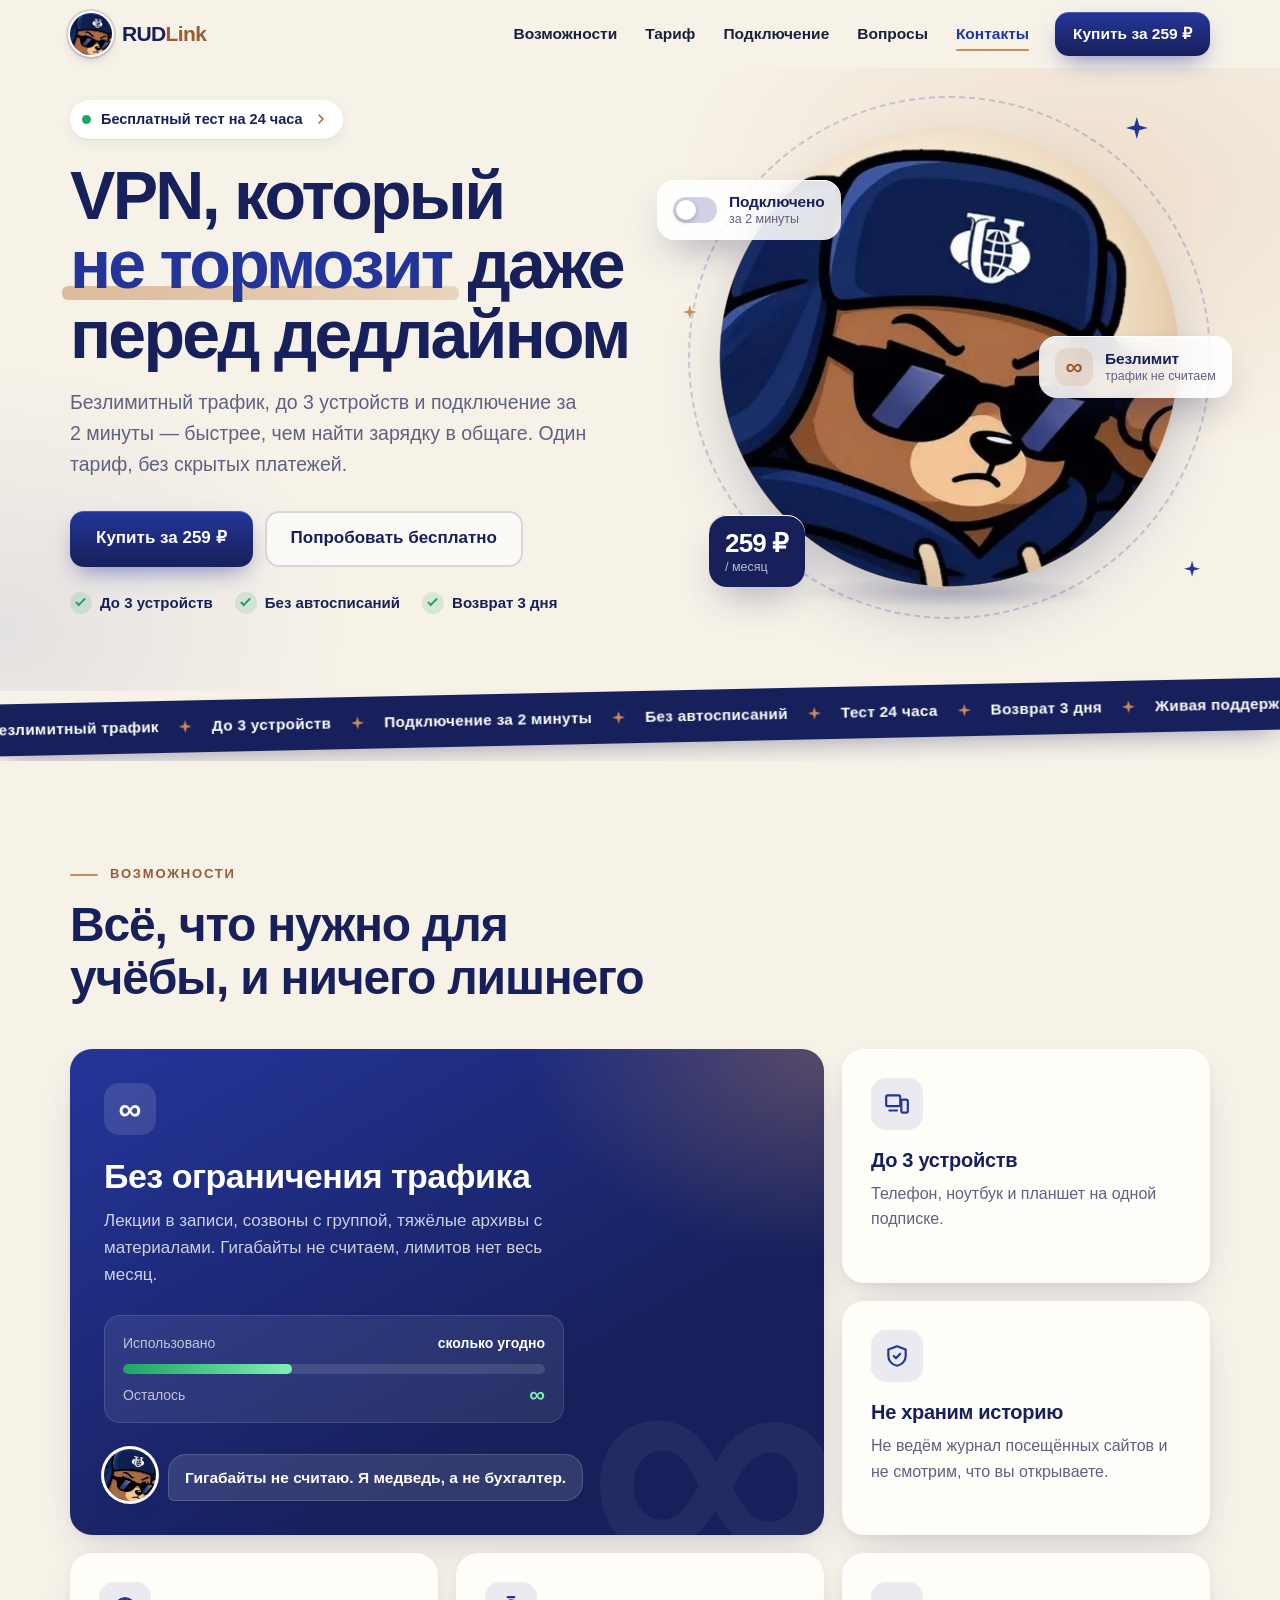
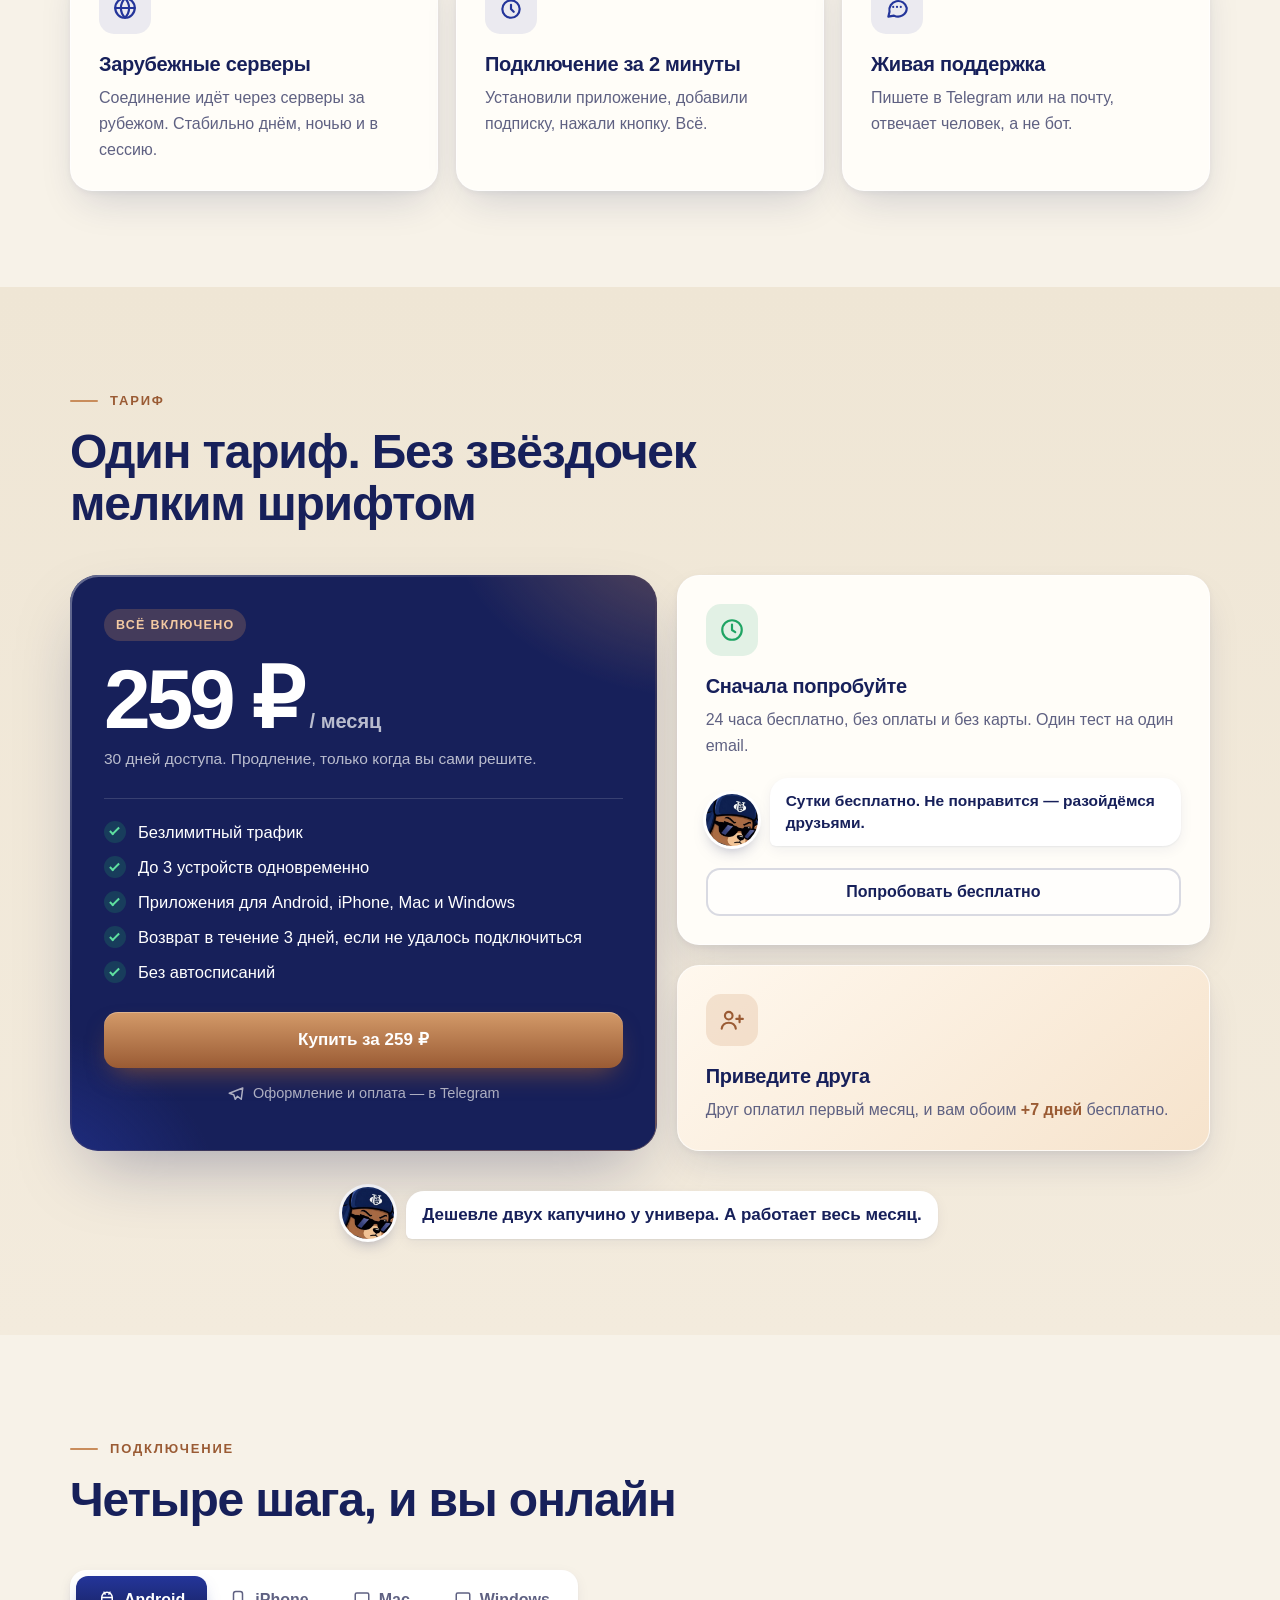
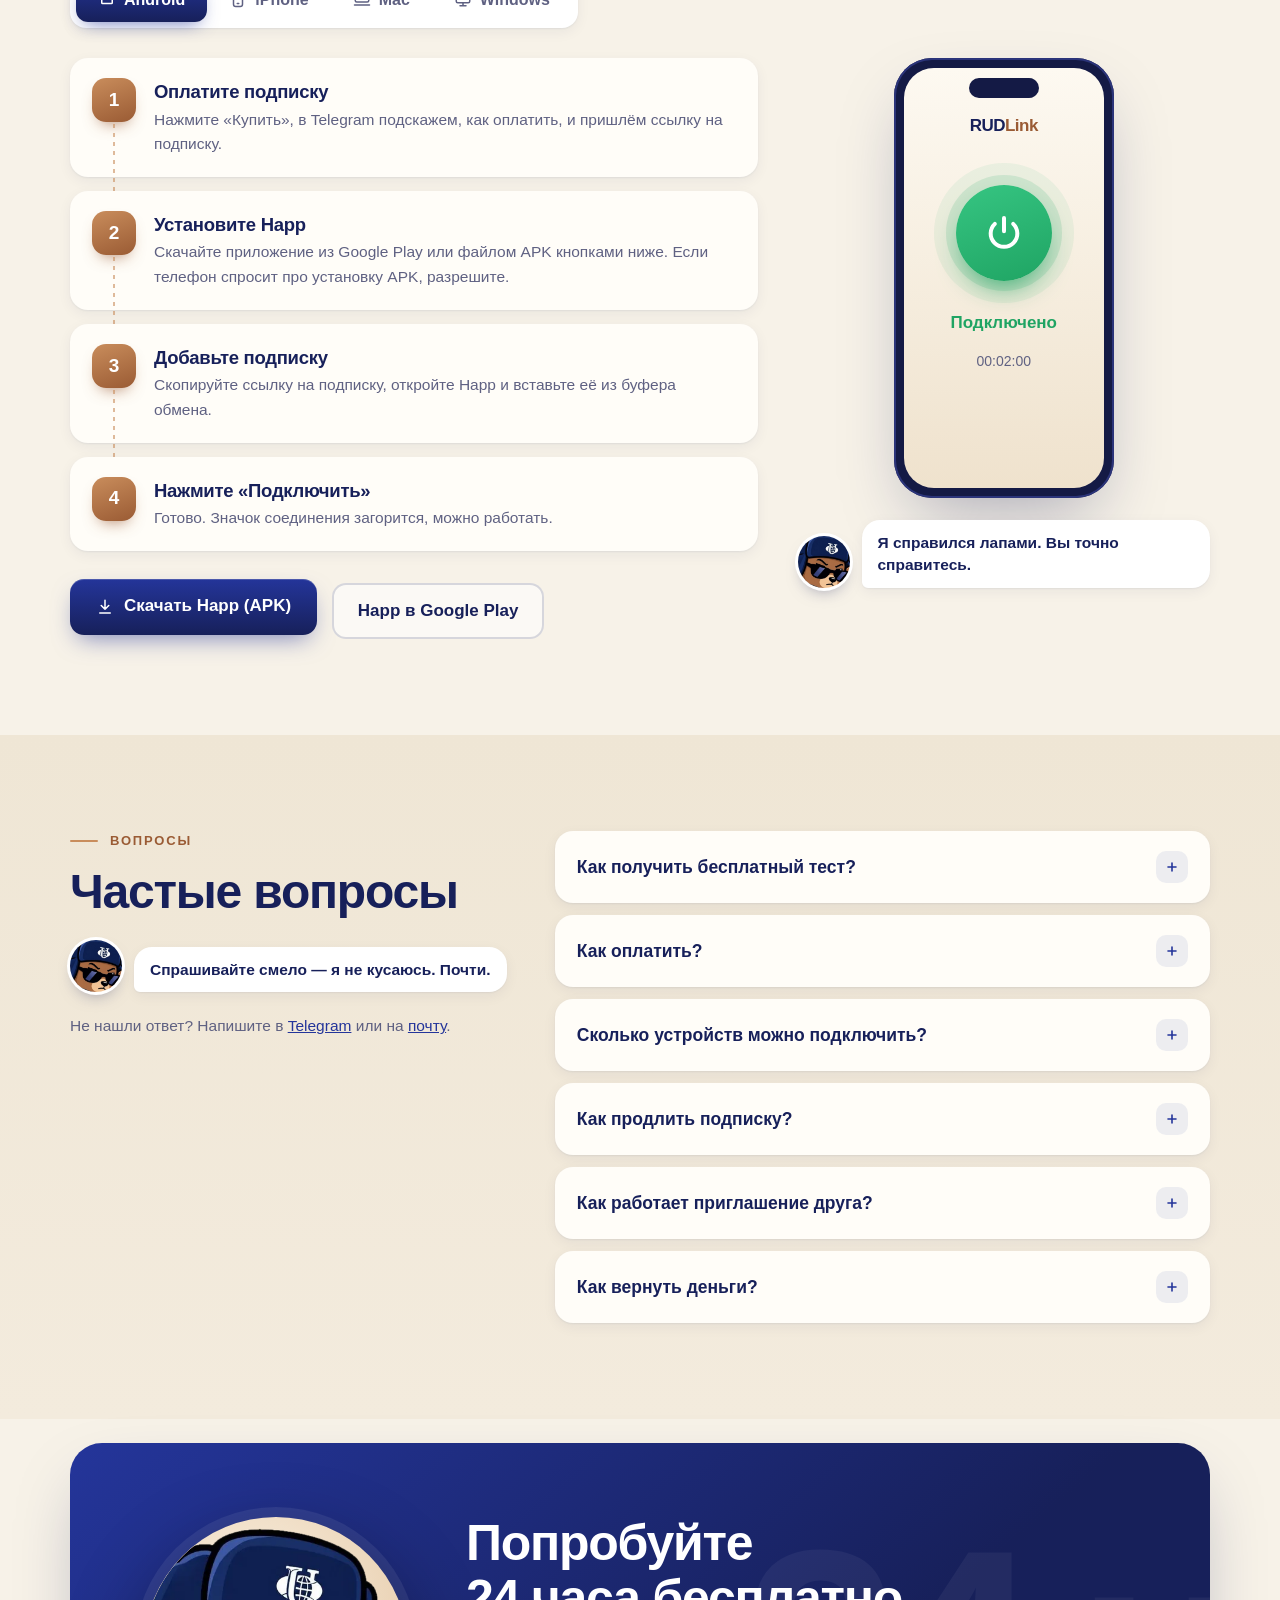
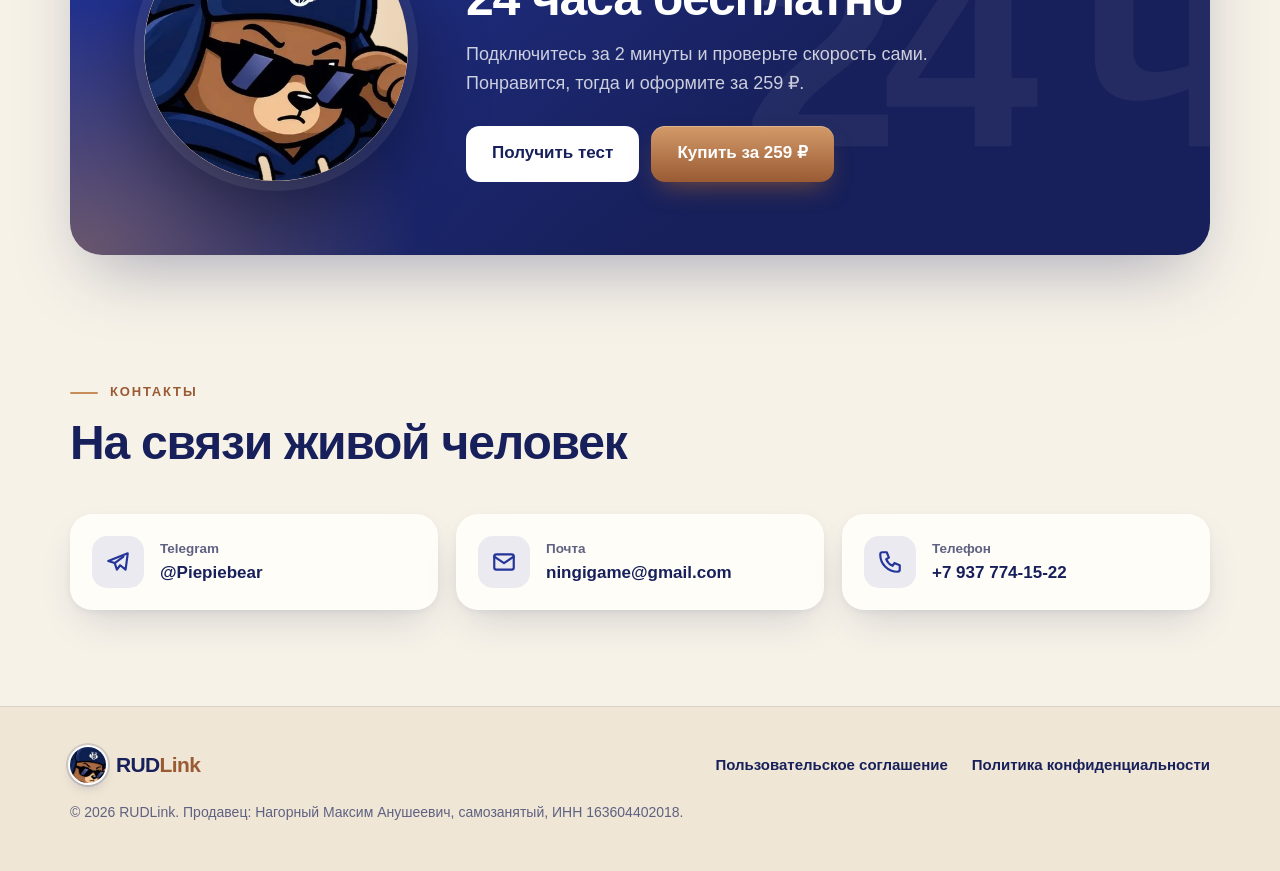
<file: index.html>
<!DOCTYPE html>
<html lang="ru">
<head>
<meta charset="utf-8">
<meta name="viewport" content="width=device-width, initial-scale=1, viewport-fit=cover">
<title>RUDLink: быстрый VPN для студентов за 259 ₽ в месяц</title>
<meta name="description" content="RUDLink: безлимитный трафик, до 3 устройств и подключение за 2 минуты. Один тариф 259 ₽ за 30 дней, бесплатный тест на 24 часа, без автосписаний.">
<meta name="theme-color" content="#f7f2e8">
<meta property="og:title" content="RUDLink: VPN, который не тормозит даже перед дедлайном">
<meta property="og:description" content="Безлимит, до 3 устройств, 259 ₽ за 30 дней. Бесплатный тест на 24 часа.">
<meta property="og:image" content="bear.jpg">
<meta property="og:type" content="website">
<link rel="icon" type="image/png" href="favicon.png">
<link rel="apple-touch-icon" href="apple-touch-icon.png">
<link rel="preload" as="image" href="bear-cut.webp" type="image/webp">
<link rel="stylesheet" href="style.css">
<script>document.documentElement.classList.add('js')</script>
<script src="config.js"></script>
<script src="app.js" defer></script>
</head>
<body>

<a class="skip" href="#main">Перейти к содержанию</a>

<!-- ========== Шапка ========== -->
<header class="header" id="top">
  <div class="wrap header__in">
    <a class="logo" href="#top" aria-label="RUDLink, на главную">
      <span class="logo__bear" aria-hidden="true"></span>
      <span class="logo__text">RUD<b>Link</b></span>
    </a>
    <nav class="nav" id="nav" aria-label="Основное меню">
      <a href="#features">Возможности</a>
      <a href="#pricing">Тариф</a>
      <a href="#setup">Подключение</a>
      <a href="#faq">Вопросы</a>
      <a href="#contacts">Контакты</a>
      <a class="btn btn--primary nav__buy" data-buy href="https://t.me/Piepiebear" target="_blank" rel="noopener"><span>Купить за <span data-price>259</span>&nbsp;₽</span></a>
    </nav>
    <a class="btn btn--primary btn--sm header__buy" data-buy href="https://t.me/Piepiebear" target="_blank" rel="noopener">Купить</a>
    <button class="burger" id="burger" aria-label="Открыть меню" aria-expanded="false" aria-controls="nav"><span></span><span></span><span></span></button>
  </div>
</header>

<main id="main">

<!-- ========== Первый экран ========== -->
<section class="hero">
  <div class="wrap hero__in">
    <div class="hero__text">
      <button class="pill" type="button" data-trial>
        <span class="pill__dot"></span> Бесплатный тест на 24 часа
        <svg class="i" viewBox="0 0 24 24" aria-hidden="true"><path d="M9 6l6 6-6 6"/></svg>
      </button>
      <h1 class="hero__title">VPN, который <span class="u">не&nbsp;тормозит</span> даже перед дедлайном</h1>
      <p class="hero__sub">Безлимитный трафик, до 3&nbsp;устройств и подключение за 2&nbsp;минуты — быстрее, чем найти зарядку в общаге. Один тариф, без скрытых платежей.</p>
      <div class="hero__cta">
        <a class="btn btn--primary btn--lg" data-buy href="https://t.me/Piepiebear" target="_blank" rel="noopener"><span>Купить за <span data-price>259</span>&nbsp;₽</span></a>
        <button class="btn btn--ghost btn--lg" type="button" data-trial>Попробовать бесплатно</button>
      </div>
      <ul class="checks">
        <li><span class="tick"></span>До 3 устройств</li>
        <li><span class="tick"></span>Без автосписаний</li>
        <li><span class="tick"></span>Возврат 3 дня</li>
      </ul>
    </div>

    <div class="hero__art" aria-hidden="true">
      <div class="blob"></div>
      <div class="ring"></div>
      <span class="spark spark--1"></span>
      <span class="spark spark--2"></span>
      <span class="spark spark--3"></span>
      <div class="hero__mask"><img class="hero__bear" src="bear-cut.webp" width="560" height="452" alt="" fetchpriority="high"></div>

      <div class="float float--a">
        <span class="switch"><span></span></span>
        <span><b>Подключено</b><small>за 2 минуты</small></span>
      </div>
      <div class="float float--b">
        <span class="float__ico">∞</span>
        <span><b>Безлимит</b><small>трафик не считаем</small></span>
      </div>
      <div class="float float--c">
        <b class="float__price"><span data-price>259</span> ₽</b><small>/ месяц</small>
      </div>
    </div>
  </div>
</section>

<!-- Бегущая строка -->
<div class="ticker-wrap" aria-hidden="true"><div class="ticker">
  <div class="ticker__track">
    <span>Безлимитный трафик</span><span>До 3 устройств</span><span>Подключение за 2 минуты</span><span>Без автосписаний</span><span>Тест 24 часа</span><span>Возврат 3 дня</span><span>Живая поддержка</span>
    <span>Безлимитный трафик</span><span>До 3 устройств</span><span>Подключение за 2 минуты</span><span>Без автосписаний</span><span>Тест 24 часа</span><span>Возврат 3 дня</span><span>Живая поддержка</span>
  </div>
</div></div>

<!-- ========== Возможности ========== -->
<section class="section" id="features">
  <div class="wrap">
    <div class="head reveal">
      <p class="label">Возможности</p>
      <h2>Всё, что нужно для учёбы, и ничего лишнего</h2>
    </div>

    <div class="bento">
      <article class="card card--hero reveal">
        <div class="card--hero__text">
          <span class="ico ico--light ico--inf">∞</span>
          <h3>Без ограничения трафика</h3>
          <p>Лекции в записи, созвоны с группой, тяжёлые архивы с материалами. Гигабайты не считаем, лимитов нет весь месяц.</p>
        </div>
        <div class="meter" aria-hidden="true">
          <div class="meter__row"><span>Использовано</span><b>сколько угодно</b></div>
          <div class="meter__bar"><i></i></div>
          <div class="meter__row"><span>Осталось</span><b class="inf">∞</b></div>
        </div>
        <div class="say say--dark">
          <span class="say__ava"></span>
          <p>Гигабайты не считаю. Я медведь, а не бухгалтер.</p>
        </div>
      </article>

      <article class="card reveal">
        <span class="ico"><svg viewBox="0 0 24 24"><rect x="2" y="4" width="13" height="10" rx="1.5"/><path d="M5 18h7"/><rect x="16" y="8" width="6" height="12" rx="1.5"/></svg></span>
        <h3>До 3 устройств</h3>
        <p>Телефон, ноутбук и планшет на одной подписке.</p>
      </article>

      <article class="card reveal">
        <span class="ico"><svg viewBox="0 0 24 24"><path d="M12 3l8 3v6c0 4.5-3.4 8.2-8 9-4.6-.8-8-4.5-8-9V6l8-3z"/><path d="M9 12l2 2 4-4"/></svg></span>
        <h3>Не храним историю</h3>
        <p>Не ведём журнал посещённых сайтов и не смотрим, что вы открываете.</p>
      </article>

      <article class="card reveal">
        <span class="ico"><svg viewBox="0 0 24 24"><circle cx="12" cy="12" r="9"/><path d="M3 12h18M12 3c2.5 2.6 3.8 5.6 3.8 9s-1.3 6.4-3.8 9c-2.5-2.6-3.8-5.6-3.8-9S9.5 5.6 12 3z"/></svg></span>
        <h3>Зарубежные серверы</h3>
        <p>Соединение идёт через серверы за рубежом. Стабильно днём, ночью и в сессию.</p>
      </article>

      <article class="card reveal">
        <span class="ico"><svg viewBox="0 0 24 24"><circle cx="12" cy="13" r="8"/><path d="M12 9v4l2.5 2.5M9 2h6"/></svg></span>
        <h3>Подключение за 2 минуты</h3>
        <p>Установили приложение, добавили подписку, нажали кнопку. Всё.</p>
      </article>

      <article class="card reveal">
        <span class="ico"><svg viewBox="0 0 24 24"><path d="M21 12a8 8 0 0 1-11.8 7L4 20l1.1-4.6A8 8 0 1 1 21 12z"/><path d="M8.5 11h.01M12 11h.01M15.5 11h.01"/></svg></span>
        <h3>Живая поддержка</h3>
        <p>Пишете в Telegram или на почту, отвечает человек, а не бот.</p>
      </article>
    </div>
  </div>
</section>

<!-- ========== Тариф ========== -->
<section class="section section--alt" id="pricing">
  <div class="wrap">
    <div class="head reveal">
      <p class="label">Тариф</p>
      <h2>Один тариф. Без звёздочек мелким шрифтом</h2>
    </div>

    <div class="pricing">
      <article class="price reveal">
        <div class="price__top">
          <span class="price__tag">Всё включено</span>
          <div class="price__sum"><b><span data-price>259</span>&nbsp;₽</b><span>/ месяц</span></div>
          <p class="price__note">30 дней доступа. Продление, только когда вы сами решите.</p>
        </div>
        <ul class="price__list">
          <li><span class="tick tick--light"></span>Безлимитный трафик</li>
          <li><span class="tick tick--light"></span>До 3 устройств одновременно</li>
          <li><span class="tick tick--light"></span>Приложения для Android, iPhone, Mac и Windows</li>
          <li><span class="tick tick--light"></span>Возврат в течение 3 дней, если не удалось подключиться</li>
          <li><span class="tick tick--light"></span>Без автосписаний</li>
        </ul>
        <a class="btn btn--brown btn--lg btn--block" data-buy href="https://t.me/Piepiebear" target="_blank" rel="noopener"><span>Купить за <span data-price>259</span>&nbsp;₽</span></a>
        <p class="price__foot"><svg class="i" viewBox="0 0 24 24" aria-hidden="true"><path d="M21 4L3 11l6 2 2 6 3-4 5 4 2-15z"/></svg> Оформление и оплата — в Telegram</p>
      </article>

      <div class="pricing__side">
        <article class="card card--trial reveal">
          <span class="ico ico--green"><svg viewBox="0 0 24 24"><circle cx="12" cy="12" r="9"/><path d="M12 7v5l3 2"/></svg></span>
          <h3>Сначала попробуйте</h3>
          <p>24 часа бесплатно, без оплаты и без карты. Один тест на один email.</p>
          <div class="say">
            <span class="say__ava"></span>
            <p>Сутки бесплатно. Не понравится — разойдёмся друзьями.</p>
          </div>
          <button class="btn btn--ghost btn--block" type="button" data-trial>Попробовать бесплатно</button>
        </article>

        <article class="card card--friend reveal">
          <span class="ico ico--brown"><svg viewBox="0 0 24 24"><circle cx="9" cy="8" r="3.5"/><path d="M2.5 20c.6-3.6 3.2-5.5 6.5-5.5s5.9 1.9 6.5 5.5"/><path d="M19 8v6M16 11h6"/></svg></span>
          <h3>Приведите друга</h3>
          <p>Друг оплатил первый месяц, и вам обоим <b>+7 дней</b> бесплатно.</p>
        </article>
      </div>
    </div>

    <div class="say say--wide reveal">
      <span class="say__ava"></span>
      <p>Дешевле двух капучино у универа. А работает весь месяц.</p>
    </div>
  </div>
</section>

<!-- ========== Подключение ========== -->
<section class="section" id="setup">
  <div class="wrap">
    <div class="head reveal">
      <p class="label">Подключение</p>
      <h2>Четыре шага, и вы онлайн</h2>
    </div>

    <div class="tabs reveal" role="tablist" aria-label="Выберите устройство">
      <button class="tab is-active" role="tab" id="tab-android" aria-selected="true" aria-controls="panel-android" data-tab="android">
        <svg class="i" viewBox="0 0 24 24" aria-hidden="true"><path d="M5 10v7a1 1 0 0 0 1 1h12a1 1 0 0 0 1-1v-7z"/><path d="M5 10a7 7 0 0 1 14 0M8 3l1.5 2.5M16 3l-1.5 2.5"/></svg> Android
      </button>
      <button class="tab" role="tab" id="tab-ios" aria-selected="false" aria-controls="panel-ios" data-tab="ios" tabindex="-1">
        <svg class="i" viewBox="0 0 24 24" aria-hidden="true"><rect x="6" y="2" width="12" height="20" rx="3"/><path d="M11 18h2"/></svg> iPhone
      </button>
      <button class="tab" role="tab" id="tab-mac" aria-selected="false" aria-controls="panel-mac" data-tab="mac" tabindex="-1">
        <svg class="i" viewBox="0 0 24 24" aria-hidden="true"><rect x="3" y="4" width="18" height="12" rx="2"/><path d="M2 20h20"/></svg> Mac
      </button>
      <button class="tab" role="tab" id="tab-win" aria-selected="false" aria-controls="panel-win" data-tab="win" tabindex="-1">
        <svg class="i" viewBox="0 0 24 24" aria-hidden="true"><rect x="3" y="4" width="18" height="13" rx="2"/><path d="M8 21h8M12 17v4"/></svg> Windows
      </button>
      <span class="tabs__glider" aria-hidden="true"></span>
    </div>

    <div class="setup">
      <div class="panel is-active" role="tabpanel" id="panel-android" aria-labelledby="tab-android">
        <ol class="steps">
          <li class="step reveal"><span class="step__n">1</span><div><h3>Оплатите подписку</h3><p>Нажмите «Купить», в Telegram подскажем, как оплатить, и пришлём ссылку на подписку.</p></div></li>
          <li class="step reveal"><span class="step__n">2</span><div><h3>Установите Happ</h3><p>Скачайте приложение из Google Play или файлом APK кнопками ниже. Если телефон спросит про установку APK, разрешите.</p></div></li>
          <li class="step reveal"><span class="step__n">3</span><div><h3>Добавьте подписку</h3><p>Скопируйте ссылку на подписку, откройте Happ и вставьте её из буфера обмена.</p></div></li>
          <li class="step reveal"><span class="step__n">4</span><div><h3>Нажмите «Подключить»</h3><p>Готово. Значок соединения загорится, можно работать.</p></div></li>
        </ol>
        <a class="btn btn--primary btn--lg" data-app="android" href="https://github.com/Happ-proxy/happ-android/releases/latest/download/Happ.apk" rel="noopener">
          <svg class="i" viewBox="0 0 24 24" aria-hidden="true"><path d="M12 3v12M7 10l5 5 5-5M5 20h14"/></svg> Скачать Happ (APK)
        </a>
        <a class="btn btn--ghost btn--lg" data-app="androidPlay" href="https://play.google.com/store/apps/details?id=com.happproxy" target="_blank" rel="noopener">
          Happ в Google Play
        </a>
      </div>

      <div class="panel" role="tabpanel" id="panel-ios" aria-labelledby="tab-ios" hidden>
        <ol class="steps">
          <li class="step"><span class="step__n">1</span><div><h3>Оплатите подписку</h3><p>Нажмите «Купить», в Telegram подскажем, как оплатить, и пришлём ссылку на подписку.</p></div></li>
          <li class="step"><span class="step__n">2</span><div><h3>Установите Duck Connect</h3><p>Скачайте приложение из App Store кнопкой ниже.</p></div></li>
          <li class="step"><span class="step__n">3</span><div><h3>Добавьте подписку</h3><p>Скопируйте ссылку на подписку, откройте Duck Connect и вставьте её из буфера обмена.</p></div></li>
          <li class="step"><span class="step__n">4</span><div><h3>Нажмите «Подключить»</h3><p>iPhone попросит разрешить добавить конфигурацию VPN. Разрешите, и готово.</p></div></li>
        </ol>
        <a class="btn btn--primary btn--lg" data-app="ios" href="https://apps.apple.com/ru/app/duck-connect/id6790362049" target="_blank" rel="noopener">
          <svg class="i" viewBox="0 0 24 24" aria-hidden="true"><path d="M12 3v12M7 10l5 5 5-5M5 20h14"/></svg> Скачать Duck Connect в App Store
        </a>
      </div>

      <div class="panel" role="tabpanel" id="panel-mac" aria-labelledby="tab-mac" hidden>
        <ol class="steps">
          <li class="step"><span class="step__n">1</span><div><h3>Оплатите подписку</h3><p>Нажмите «Купить», в Telegram подскажем, как оплатить, и пришлём ссылку на подписку.</p></div></li>
          <li class="step"><span class="step__n">2</span><div><h3>Установите Happ</h3><p>Скачайте Happ из App Store кнопкой ниже.</p></div></li>
          <li class="step"><span class="step__n">3</span><div><h3>Добавьте подписку</h3><p>Скопируйте ссылку на подписку, откройте Happ, нажмите «+» и вставьте её из буфера обмена.</p></div></li>
          <li class="step"><span class="step__n">4</span><div><h3>Нажмите «Подключить»</h3><p>Готово. Значок соединения загорится, можно работать.</p></div></li>
        </ol>
        <a class="btn btn--primary btn--lg" data-app="mac" href="#" target="_blank" rel="noopener">
          <svg class="i" viewBox="0 0 24 24" aria-hidden="true"><path d="M12 3v12M7 10l5 5 5-5M5 20h14"/></svg> Скачать Happ для Mac
        </a>
      </div>

      <div class="panel" role="tabpanel" id="panel-win" aria-labelledby="tab-win" hidden>
        <ol class="steps">
          <li class="step"><span class="step__n">1</span><div><h3>Оплатите подписку</h3><p>Нажмите «Купить», в Telegram подскажем, как оплатить, и пришлём ссылку на подписку.</p></div></li>
          <li class="step"><span class="step__n">2</span><div><h3>Установите Happ</h3><p>Скачайте установщик кнопкой ниже и запустите его. Если Windows предупредит о неизвестном издателе, нажмите «Подробнее» → «Выполнить в любом случае».</p></div></li>
          <li class="step"><span class="step__n">3</span><div><h3>Добавьте подписку</h3><p>Скопируйте ссылку на подписку, откройте Happ, нажмите «+» и вставьте её из буфера обмена.</p></div></li>
          <li class="step"><span class="step__n">4</span><div><h3>Нажмите «Подключить»</h3><p>Готово. Значок соединения загорится, можно работать.</p></div></li>
        </ol>
        <a class="btn btn--primary btn--lg" data-app="windows" href="#" rel="noopener">
          <svg class="i" viewBox="0 0 24 24" aria-hidden="true"><path d="M12 3v12M7 10l5 5 5-5M5 20h14"/></svg> Скачать Happ для Windows
        </a>
      </div>

      <aside class="setup__bear reveal" aria-hidden="true">
        <div class="phone">
          <div class="phone__screen">
            <span class="phone__brand">RUD<b>Link</b></span>
            <span class="phone__btn"><svg viewBox="0 0 24 24"><path d="M12 3v8M6.5 6.5a8 8 0 1 0 11 0"/></svg></span>
            <span class="phone__state">Подключено</span>
            <span class="phone__time">00:02:00</span>
          </div>
        </div>
        <div class="say">
          <span class="say__ava"></span>
          <p>Я справился лапами. Вы точно справитесь.</p>
        </div>
      </aside>
    </div>
  </div>
</section>

<!-- ========== Вопросы ========== -->
<section class="section section--alt" id="faq">
  <div class="wrap faq">
    <div class="faq__aside reveal">
      <p class="label">Вопросы</p>
      <h2>Частые вопросы</h2>
      <div class="say">
        <span class="say__ava"></span>
        <p>Спрашивайте смело — я не кусаюсь. Почти.</p>
      </div>
      <p class="faq__more">Не нашли ответ? Напишите в <a data-tg href="https://t.me/Piepiebear" target="_blank" rel="noopener">Telegram</a> или на <a data-mail href="mailto:ningigame@gmail.com">почту</a>.</p>
    </div>

    <div class="faq__list">
      <details class="qa reveal">
        <summary>Как получить бесплатный тест?</summary>
        <div class="qa__a"><p>Нажмите «Попробовать бесплатно» и заполните короткую форму прямо на этом сайте. Мы пришлём доступ на 24 часа. Один тест на один email. Если форма не открывается, напишите на <a data-mail href="mailto:ningigame@gmail.com">ningigame@gmail.com</a>.</p></div>
      </details>
      <details class="qa reveal">
        <summary>Как оплатить?</summary>
        <div class="qa__a"><p>Кнопка «Купить» открывает наш Telegram: там подскажем и пришлём ссылку на оплату картой. Оплата проходит на стороне платёжного сервиса, данные карты к нам не попадают.</p></div>
      </details>
      <details class="qa reveal">
        <summary>Сколько устройств можно подключить?</summary>
        <div class="qa__a"><p>До 3 устройств на одной подписке. Например, телефон, ноутбук и планшет.</p></div>
      </details>
      <details class="qa reveal">
        <summary>Как продлить подписку?</summary>
        <div class="qa__a"><p>Сами мы ничего не списываем. Когда 30 дней подходят к концу, нажмите «Купить» и оплатите следующий месяц. Не продлите, и доступ просто закончится, без долгов и сюрпризов.</p></div>
      </details>
      <details class="qa reveal">
        <summary>Как работает приглашение друга?</summary>
        <div class="qa__a"><p>Расскажите другу о RUDLink, и пусть при покупке назовёт ваш Telegram или email. Когда друг оплатит первый месяц, мы добавим по 7 дней и вам, и ему.</p></div>
      </details>
      <details class="qa reveal">
        <summary>Как вернуть деньги?</summary>
        <div class="qa__a"><p>Если не смогли подключиться и не использовали заметный трафик, напишите нам в течение 3 дней после оплаты, и мы вернём всю сумму.</p></div>
      </details>
    </div>
  </div>
</section>

<!-- ========== Финальный призыв ========== -->
<section class="final">
  <div class="wrap">
    <div class="final__card reveal">
      <div class="final__ghost" aria-hidden="true">24 ч</div>
      <div class="final__art" aria-hidden="true"><div class="final__mask"><img class="final__bear" src="bear-cut.webp" width="560" height="452" alt="" loading="lazy"></div></div>
      <div class="final__text">
        <h2>Попробуйте 24&nbsp;часа бесплатно</h2>
        <p>Подключитесь за 2 минуты и проверьте скорость сами. Понравится, тогда и оформите за <span data-price>259</span> ₽.</p>
        <div class="final__cta">
          <button class="btn btn--light btn--lg" type="button" data-trial>Получить тест</button>
          <a class="btn btn--brown btn--lg" data-buy href="https://t.me/Piepiebear" target="_blank" rel="noopener"><span>Купить за <span data-price>259</span>&nbsp;₽</span></a>
        </div>
      </div>
    </div>
  </div>
</section>

<!-- ========== Контакты ========== -->
<section class="section" id="contacts">
  <div class="wrap">
    <div class="head reveal">
      <p class="label">Контакты</p>
      <h2>На связи живой человек</h2>
    </div>
    <div class="contacts">
      <a class="contact reveal" data-tg href="https://t.me/Piepiebear" target="_blank" rel="noopener">
        <span class="ico"><svg viewBox="0 0 24 24"><path d="M21 4L3 11l6 2 2 6 3-4 5 4 2-15z"/><path d="M9 13l8-6"/></svg></span>
        <span><small>Telegram</small><b data-tg-text>@Piepiebear</b></span>
      </a>
      <a class="contact reveal" data-mail href="mailto:ningigame@gmail.com">
        <span class="ico"><svg viewBox="0 0 24 24"><rect x="3" y="5" width="18" height="14" rx="2"/><path d="M3 7l9 6 9-6"/></svg></span>
        <span><small>Почта</small><b data-mail-text>ningigame@gmail.com</b></span>
      </a>
      <a class="contact reveal" data-phone href="tel:+79377741522">
        <span class="ico"><svg viewBox="0 0 24 24"><path d="M5 3h4l2 5-2.5 1.5a11 11 0 0 0 6 6L16 13l5 2v4a2 2 0 0 1-2 2A16 16 0 0 1 3 5a2 2 0 0 1 2-2z"/></svg></span>
        <span><small>Телефон</small><b data-phone-text>+7 937 774-15-22</b></span>
      </a>
    </div>
  </div>
</section>

</main>

<!-- ========== Подвал ========== -->
<footer class="footer">
  <div class="wrap footer__in">
    <a class="logo logo--footer" href="#top" aria-label="RUDLink, наверх">
      <span class="logo__bear" aria-hidden="true"></span>
      <span class="logo__text">RUD<b>Link</b></span>
    </a>
    <nav class="footer__links" aria-label="Документы">
      <a href="legal.html#terms">Пользовательское соглашение</a>
      <a href="legal.html#privacy">Политика конфиденциальности</a>
    </nav>
    <p class="footer__copy">© 2026 RUDLink. Продавец: Нагорный Максим Анушеевич, самозанятый, ИНН 163604402018.</p>
  </div>
</footer>

<!-- Липкая панель на телефоне -->
<div class="dock" id="dock">
  <div class="dock__price"><b><span data-price>259</span> ₽</b> / месяц</div>
  <a class="btn btn--primary" data-buy href="https://t.me/Piepiebear" target="_blank" rel="noopener">Купить</a>
</div>

<!-- Окно с формой теста -->
<div class="modal" id="trial" role="dialog" aria-modal="true" aria-labelledby="trial-title" hidden>
  <div class="modal__backdrop" data-close></div>
  <div class="modal__box">
    <button class="modal__close" type="button" data-close aria-label="Закрыть">
      <svg viewBox="0 0 24 24" aria-hidden="true"><path d="M6 6l12 12M18 6L6 18"/></svg>
    </button>
    <div class="modal__head">
      <span class="say__ava"></span>
      <div>
        <h2 id="trial-title">Бесплатный тест на 24 часа</h2>
        <p>Заполните форму, и мы пришлём доступ.</p>
      </div>
    </div>
    <div class="modal__frame">
      <div class="modal__loader"><span></span>Загружаем форму…</div>
      <iframe id="trial-frame" title="Форма заявки на бесплатный тест" loading="lazy"></iframe>
    </div>
    <p class="modal__alt">Не открывается форма? Напишите на <a data-mail href="mailto:ningigame@gmail.com"><span data-mail-text>ningigame@gmail.com</span></a></p>
  </div>
</div>

<!-- Окно покупки: СБП прямо на сайте или через Telegram -->
<div class="modal" id="buy" role="dialog" aria-modal="true" aria-labelledby="buy-title" hidden>
  <div class="modal__backdrop" data-close></div>
  <div class="modal__box buy">
    <button class="modal__close" type="button" data-close aria-label="Закрыть">
      <svg viewBox="0 0 24 24" aria-hidden="true"><path d="M6 6l12 12M18 6L6 18"/></svg>
    </button>
    <div class="modal__head">
      <span class="say__ava"></span>
      <div>
        <h2 id="buy-title">Подписка на 30 дней</h2>
        <p><b><span data-price>259</span> ₽</b> · безлимит · до 3 устройств</p>
      </div>
    </div>

    <form class="buy__form" id="buy-form" novalidate>
      <p class="buy__label">1. Ваше устройство</p>
      <div class="buy__chips" role="radiogroup" aria-label="Устройство">
        <button type="button" role="radio" aria-checked="true" data-dev="Android">Android</button>
        <button type="button" role="radio" aria-checked="false" data-dev="iPhone">iPhone</button>
        <button type="button" role="radio" aria-checked="false" data-dev="Windows">Windows</button>
        <button type="button" role="radio" aria-checked="false" data-dev="Mac">Mac</button>
      </div>
      <label class="buy__label" for="buy-email">2. Почта — пришлём на неё ключ</label>
      <input class="buy__field" id="buy-email" type="email" inputmode="email" autocomplete="email" placeholder="you@example.com" required>
      <p class="buy__err" id="buy-err" hidden>Проверьте почту: на неё придёт ключ.</p>
      <button class="btn btn--primary btn--lg btn--block" type="submit">⚡️ Оплатить по СБП · <span data-price>259</span>&nbsp;₽</button>
      <p class="buy__fine">Оплата на защищённой странице Coinso, выберите свой банк. Ключ пришлём на почту, обычно в течение часа. Нажимая кнопку, вы принимаете <a href="legal.html">правила сервиса</a>.</p>
    </form>

    <div class="buy__or"><span>или</span></div>
    <a class="btn btn--ghost btn--block" data-buy-tg href="https://t.me/Piepiebear" target="_blank" rel="noopener">Оформить в Telegram — картой или СБП</a>
  </div>
</div>

</body>
</html>
</file>
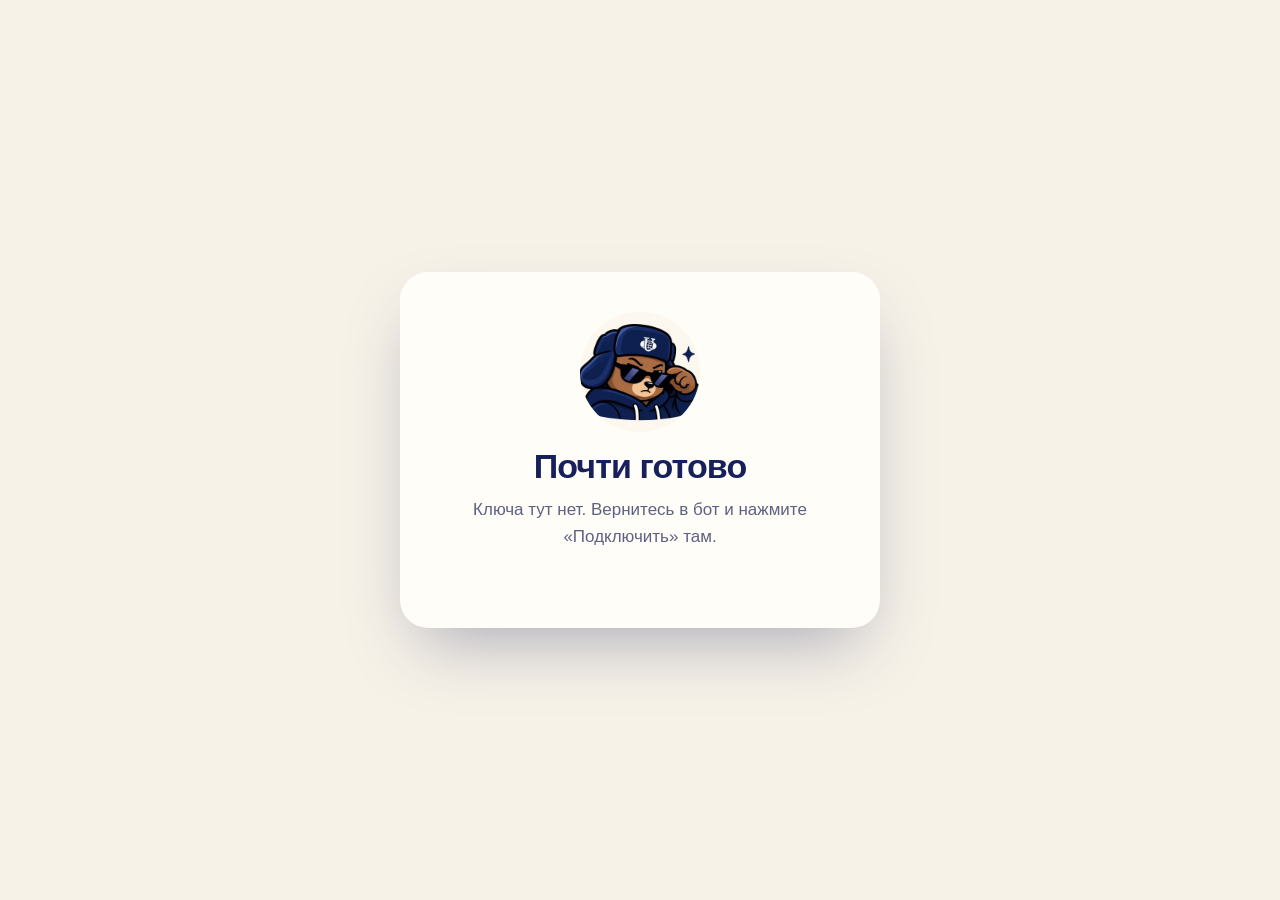
<file: connect.html>
<!DOCTYPE html>
<html lang="ru">
<head>
<meta charset="utf-8">
<meta name="viewport" content="width=device-width, initial-scale=1, viewport-fit=cover">
<title>Подключение | RUDLink</title>
<meta name="robots" content="noindex">
<meta name="referrer" content="no-referrer">
<meta name="theme-color" content="#f7f2e8">
<link rel="icon" type="image/png" href="favicon.png">
<link rel="stylesheet" href="style.css">
<script src="config.js"></script>
<style>
  .pg{min-height:100dvh;display:grid;place-items:center;padding:24px 16px}
  .pg__card{max-width:480px;width:100%;text-align:center;background:var(--card);border-radius:28px;box-shadow:var(--shadow-lg);padding:clamp(26px,5vw,40px)}
  .pg__bear{width:120px;height:120px;margin:0 auto 16px;border-radius:50%;object-fit:cover}
  .pg h1{font-size:clamp(26px,5vw,34px);margin-bottom:10px}
  .pg p{color:var(--muted)}
  .pg__btns{display:grid;gap:10px;margin-top:22px}
  [hidden]{display:none!important}
  .pg small{display:block;margin-top:16px;color:var(--muted);font-size:14px}
</style>
</head>
<body>
<!--
  Кнопка «2. Подключить» из бота. Ключ приходит после # в адресе: эта часть не уходит на сервер
  и не попадает в логи. Android: открываем Happ с ключом. iPhone: копируем ключ и говорим, куда вставить.
-->
<main class="pg">
  <div class="pg__card">
    <img class="pg__bear" src="bear.jpg" width="640" height="640" alt="">
    <h1 id="h">Подключаем…</h1>
    <p id="p"></p>
    <div class="pg__btns">
      <a class="btn btn--primary btn--lg" id="open" href="#" hidden>Открыть в Happ</a>
      <button class="btn btn--primary btn--lg" id="copy" type="button">Скопировать ключ</button>
    </div>
    <small id="s"></small>
  </div>
</main>
<script>
(function () {
  var en = new URLSearchParams(location.search).get('lang') === 'en';
  var T = en ? {
    lang: 'en',
    noKey: 'No key here. Go back to the bot and tap “Connect” there.',
    android: 'Happ will open and add your key. Then tap the big button to turn the VPN on.',
    ios: 'Tap “Copy key”, open the app, tap “+” and choose “From clipboard”.',
    desktop: 'Tap “Open in Happ”: the app will add your key. Then turn the VPN on.',
    open: 'Open in Happ', copy: 'Copy key', copied: 'Copied ✓',
    h: 'Connecting…', hDone: 'Almost done',
    help: 'Didn’t work? Copy the key and add it in the app by hand: “+” → “From clipboard”.'
  } : {
    lang: 'ru',
    noKey: 'Ключа тут нет. Вернитесь в бот и нажмите «Подключить» там.',
    android: 'Сейчас откроется Happ и добавит ключ. Потом нажмите большую кнопку, чтобы включить VPN.',
    ios: 'Нажмите «Скопировать ключ», откройте приложение, нажмите «+» и выберите «Из буфера».',
    desktop: 'Нажмите «Открыть в Happ»: приложение само добавит ключ. Потом включите VPN.',
    open: 'Открыть в Happ', copy: 'Скопировать ключ', copied: 'Скопировано ✓',
    h: 'Подключаем…', hDone: 'Почти готово',
    help: 'Не сработало? Скопируйте ключ и добавьте его вручную: «+» → «Из буфера».'
  };
  document.documentElement.lang = T.lang;
  var $ = function (id) { return document.getElementById(id); };
  var key = '';
  try { key = decodeURIComponent(location.hash.slice(1)); } catch (e) {}
  // Убираем ключ из адресной строки, чтобы он не остался в истории браузера.
  if (location.hash) history.replaceState(null, '', location.pathname + location.search);

  $('open').textContent = T.open;
  $('copy').textContent = T.copy;
  if (!key) {
    $('h').textContent = T.hDone;
    $('p').textContent = T.noKey;
    $('copy').hidden = true;
    return;
  }

  $('copy').addEventListener('click', function () {
    var done = function () { $('copy').textContent = T.copied; };
    if (navigator.clipboard && navigator.clipboard.writeText) {
      navigator.clipboard.writeText(key).then(done, fallback);
    } else fallback();
    function fallback() {
      var ta = document.createElement('textarea');
      ta.value = key; document.body.appendChild(ta); ta.select();
      try { document.execCommand('copy'); done(); } catch (e) {}
      ta.remove();
    }
  });

  var ua = navigator.userAgent;
  var ios = /iPhone|iPad|iPod/.test(ua) || (navigator.platform === 'MacIntel' && navigator.maxTouchPoints > 1);
  $('h').textContent = T.hDone;
  if (/Android/.test(ua)) {
    var link = 'happ://add/' + key;
    $('open').href = link;
    $('open').hidden = false;
    $('copy').className = 'btn btn--ghost btn--lg';
    $('p').textContent = T.android;
    $('s').textContent = T.help;
    location.href = link; // сразу пробуем открыть Happ
  } else if (ios) {
    $('p').textContent = T.ios;
  } else {
    // Mac и Windows: Happ для компьютера, кнопка открывает его с ключом
    $('open').href = 'happ://add/' + key;
    $('open').hidden = false;
    $('copy').className = 'btn btn--ghost btn--lg';
    $('p').textContent = T.desktop;
    $('s').textContent = T.help;
  }
})();
</script>
</body>
</html>
</file>
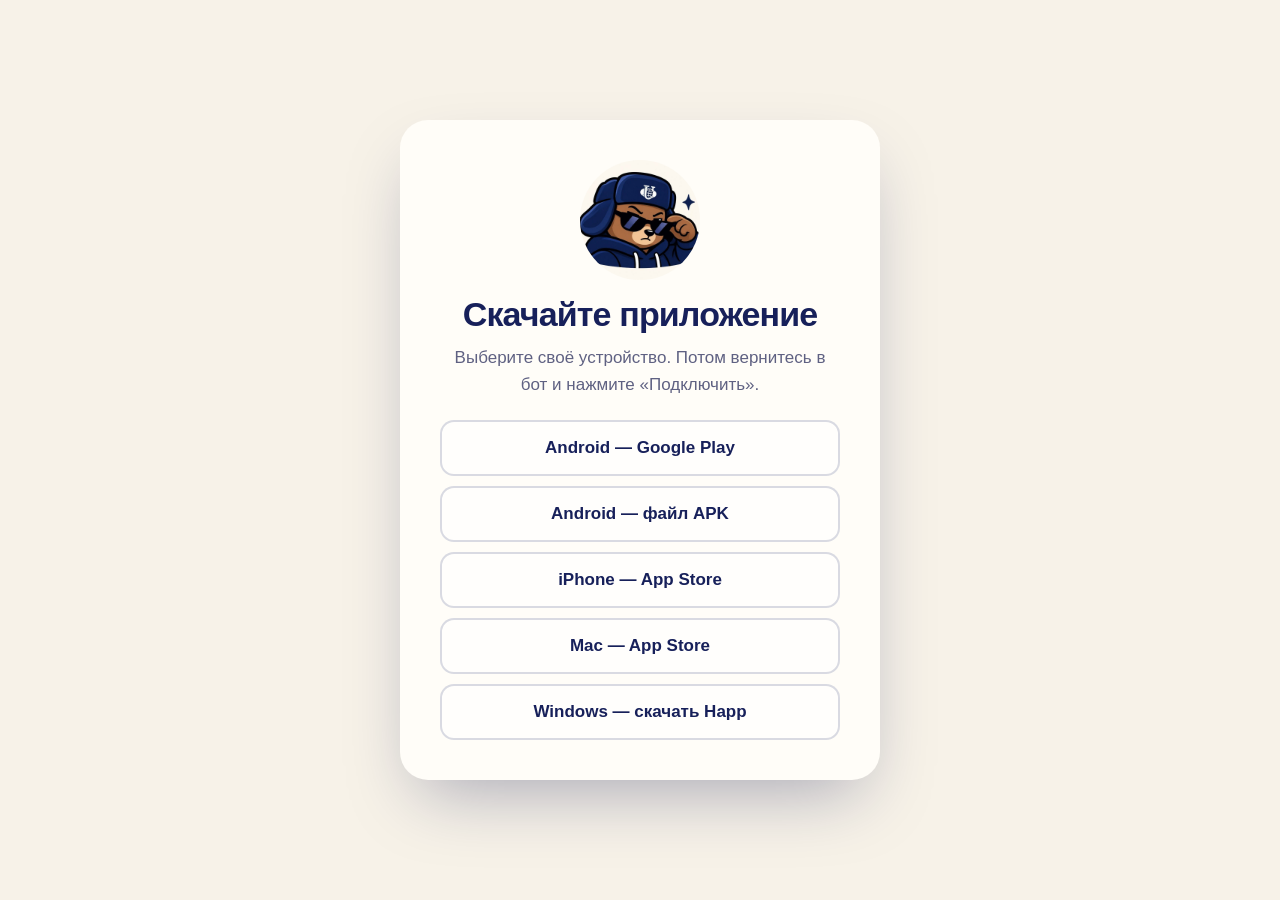
<file: get.html>
<!DOCTYPE html>
<html lang="ru">
<head>
<meta charset="utf-8">
<meta name="viewport" content="width=device-width, initial-scale=1, viewport-fit=cover">
<title>Скачать приложение | RUDLink</title>
<meta name="robots" content="noindex">
<meta name="theme-color" content="#f7f2e8">
<link rel="icon" type="image/png" href="favicon.png">
<link rel="stylesheet" href="style.css">
<script src="config.js"></script>
<style>
  .pg{min-height:100dvh;display:grid;place-items:center;padding:24px 16px}
  .pg__card{max-width:480px;width:100%;text-align:center;background:var(--card);border-radius:28px;box-shadow:var(--shadow-lg);padding:clamp(26px,5vw,40px)}
  .pg__bear{width:120px;height:120px;margin:0 auto 16px;border-radius:50%;object-fit:cover}
  .pg h1{font-size:clamp(26px,5vw,34px);margin-bottom:10px}
  .pg p{color:var(--muted)}
  .pg__btns{display:grid;gap:10px;margin-top:22px}
  [hidden]{display:none!important}
</style>
</head>
<body>
<!-- Кнопка «1. Скачать приложение» из бота. Свои кнопки наверху, iPhone сразу уходит в App Store. Ссылки берутся из config.js. -->
<main class="pg">
  <div class="pg__card">
    <img class="pg__bear" src="bear.jpg" width="640" height="640" alt="">
    <h1 id="h">Скачайте приложение</h1>
    <p id="p">Выберите своё устройство. Потом вернитесь в бот и нажмите «Подключить».</p>
    <div class="pg__btns" id="btns">
      <a class="btn btn--ghost btn--lg" data-os="android" data-app="androidPlay" target="_blank" rel="noopener" href="#">Android — Google Play</a>
      <a class="btn btn--ghost btn--lg" data-os="android" data-app="android" href="#">Android — файл APK</a>
      <a class="btn btn--ghost btn--lg" data-os="ios" data-app="ios" target="_blank" rel="noopener" href="#">iPhone — App Store</a>
      <a class="btn btn--ghost btn--lg" data-os="mac" data-app="mac" target="_blank" rel="noopener" href="#">Mac — App Store</a>
      <a class="btn btn--ghost btn--lg" data-os="win" data-app="windows" href="#">Windows — скачать Happ</a>
    </div>
  </div>
</main>
<script>
(function () {
  var C = window.RUDLINK_CONFIG || {}, A = C.apps || {};
  var en = new URLSearchParams(location.search).get('lang') === 'en';
  var links = [].slice.call(document.querySelectorAll('#btns a'));
  links.forEach(function (a) { a.href = A[a.getAttribute('data-app')] || '#'; });
  if (en) {
    document.documentElement.lang = 'en';
    document.getElementById('h').textContent = 'Download the app';
    document.getElementById('p').textContent = 'Pick your device. Then go back to the bot and tap “Connect”.';
    links[1].textContent = 'Android — APK file';
    links[4].textContent = 'Windows — download Happ';
  }
  // Кнопки для вашего устройства — наверх и синим цветом.
  var ua = navigator.userAgent;
  var ios = /iPhone|iPad|iPod/.test(ua) || (navigator.platform === 'MacIntel' && navigator.maxTouchPoints > 1);
  var os = ios ? 'ios' : /Android/.test(ua) ? 'android' : /Macintosh|Mac OS X/.test(ua) ? 'mac' : /Windows/.test(ua) ? 'win' : '';
  var box = document.getElementById('btns');
  links.filter(function (a) { return a.getAttribute('data-os') === os; }).reverse().forEach(function (a) {
    a.className = 'btn btn--primary btn--lg';
    box.insertBefore(a, box.firstChild);
  });
  if (ios && A.ios) location.replace(A.ios); // на iPhone вариант один — сразу в App Store
})();
</script>
</body>
</html>
</file>
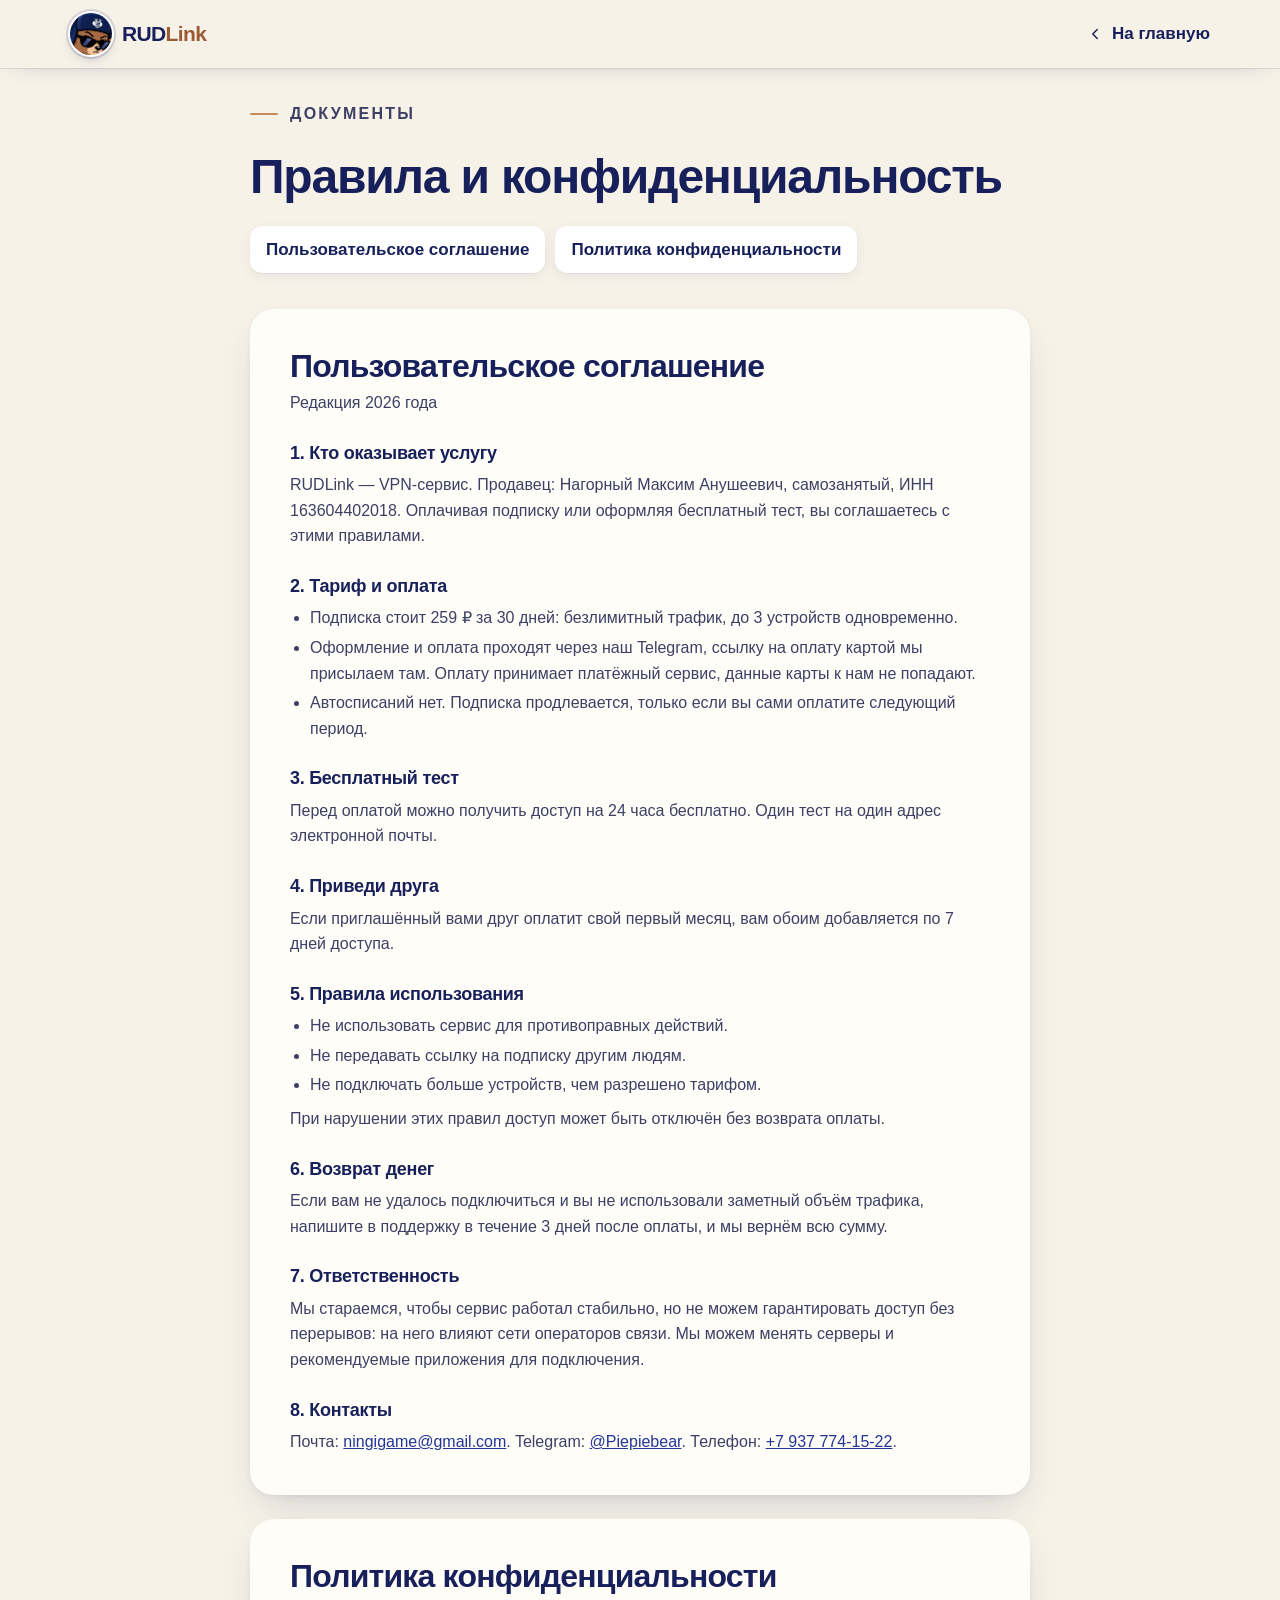
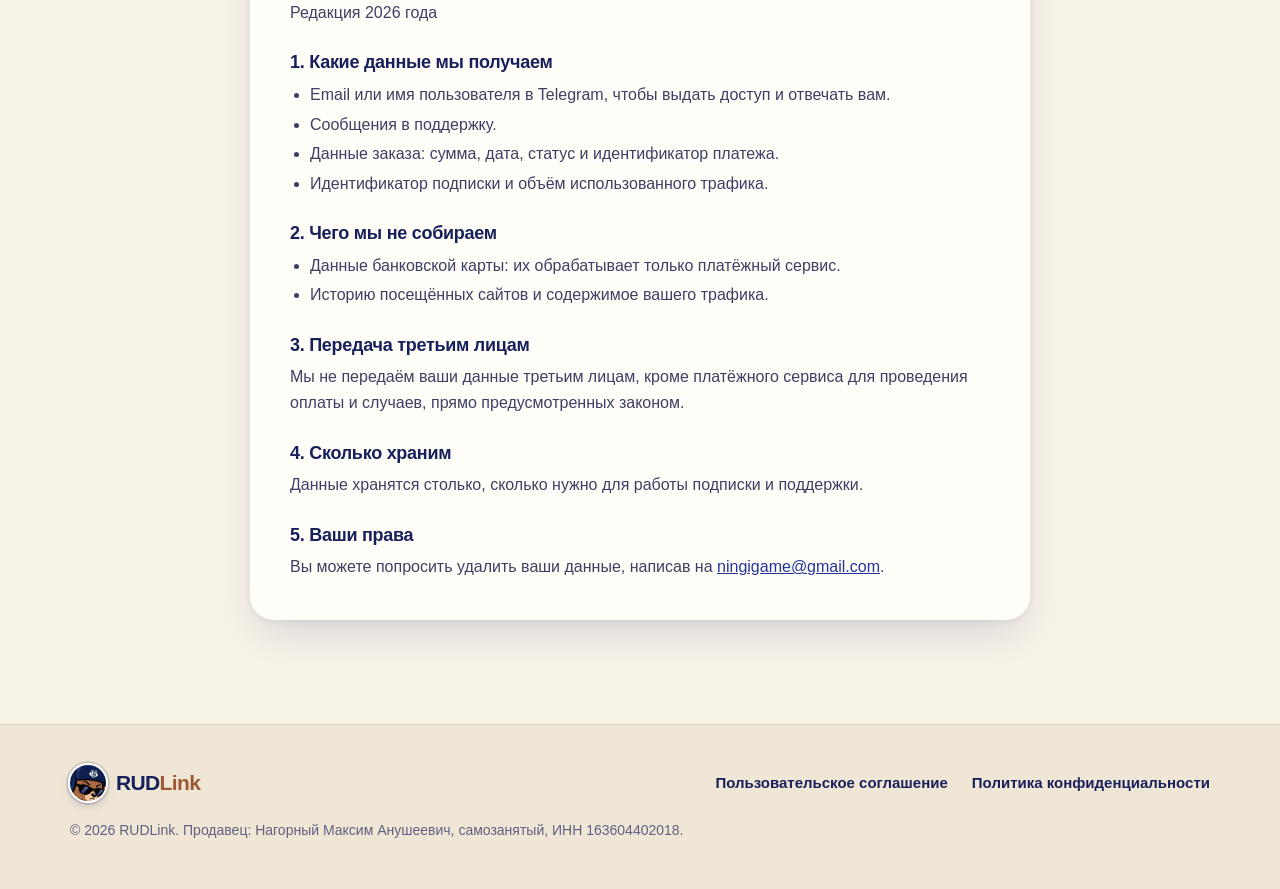
<file: legal.html>
<!DOCTYPE html>
<html lang="ru">
<head>
<meta charset="utf-8">
<meta name="viewport" content="width=device-width, initial-scale=1, viewport-fit=cover">
<title>Документы RUDLink: соглашение и политика конфиденциальности</title>
<meta name="description" content="Пользовательское соглашение и политика конфиденциальности сервиса RUDLink.">
<meta name="theme-color" content="#f7f2e8">
<link rel="icon" type="image/png" href="favicon.png">
<link rel="apple-touch-icon" href="apple-touch-icon.png">
<link rel="stylesheet" href="style.css">
<script src="config.js"></script>
<style>
  .doc{padding:28px 0 80px}
  .doc .wrap{max-width:820px}
  .doc__toc{display:flex;flex-wrap:wrap;gap:10px;margin:22px 0 36px}
  .doc__toc a{padding:10px 16px;border-radius:12px;background:#fff;box-shadow:var(--shadow-sm);text-decoration:none;font-weight:700;color:var(--navy)}
  .doc__toc a:hover{color:var(--brown)}
  .doc h1{font-size:clamp(32px,5vw,48px);margin-top:10px}
  .doc article{background:var(--card);border-radius:24px;box-shadow:var(--shadow);padding:clamp(22px,4vw,40px);margin-bottom:24px;scroll-margin-top:90px}
  .doc h2{font-size:clamp(24px,3vw,32px);margin-bottom:6px}
  .doc h3{margin:26px 0 8px;font-size:18px}
  .doc p,.doc li{color:#3d4064;font-size:16px}
  .doc ul{padding-left:20px;margin:8px 0}
  .doc li{margin:4px 0}
  .doc__date{color:var(--muted);font-size:14px}
  .back{display:inline-flex;align-items:center;gap:8px;font-weight:700;text-decoration:none;color:var(--navy)}
  .back:hover{color:var(--brown)}
</style>
</head>
<body>
<header class="header is-scrolled">
  <div class="wrap header__in">
    <a class="logo" href="index.html" aria-label="RUDLink, на главную">
      <span class="logo__bear" aria-hidden="true"></span>
      <span class="logo__text">RUD<b>Link</b></span>
    </a>
    <a class="back" href="index.html"><svg class="i" viewBox="0 0 24 24" aria-hidden="true"><path d="M15 6l-6 6 6 6"/></svg> На главную</a>
  </div>
</header>

<main class="doc">
  <div class="wrap">
    <p class="label">Документы</p>
    <h1>Правила и конфиденциальность</h1>
    <nav class="doc__toc" aria-label="Разделы">
      <a href="#terms">Пользовательское соглашение</a>
      <a href="#privacy">Политика конфиденциальности</a>
    </nav>

    <article id="terms">
      <h2>Пользовательское соглашение</h2>
      <p class="doc__date">Редакция 2026 года</p>

      <h3>1. Кто оказывает услугу</h3>
      <p>RUDLink — VPN-сервис. Продавец: Нагорный Максим Анушеевич, самозанятый, ИНН 163604402018. Оплачивая подписку или оформляя бесплатный тест, вы соглашаетесь с этими правилами.</p>

      <h3>2. Тариф и оплата</h3>
      <ul>
        <li>Подписка стоит <span data-price>259</span> ₽ за 30 дней: безлимитный трафик, до 3 устройств одновременно.</li>
        <li>Оформление и оплата проходят через наш Telegram, ссылку на оплату картой мы присылаем там. Оплату принимает платёжный сервис, данные карты к нам не попадают.</li>
        <li>Автосписаний нет. Подписка продлевается, только если вы сами оплатите следующий период.</li>
      </ul>

      <h3>3. Бесплатный тест</h3>
      <p>Перед оплатой можно получить доступ на 24 часа бесплатно. Один тест на один адрес электронной почты.</p>

      <h3>4. Приведи друга</h3>
      <p>Если приглашённый вами друг оплатит свой первый месяц, вам обоим добавляется по 7 дней доступа.</p>

      <h3>5. Правила использования</h3>
      <ul>
        <li>Не использовать сервис для противоправных действий.</li>
        <li>Не передавать ссылку на подписку другим людям.</li>
        <li>Не подключать больше устройств, чем разрешено тарифом.</li>
      </ul>
      <p>При нарушении этих правил доступ может быть отключён без возврата оплаты.</p>

      <h3>6. Возврат денег</h3>
      <p>Если вам не удалось подключиться и вы не использовали заметный объём трафика, напишите в поддержку в течение 3 дней после оплаты, и мы вернём всю сумму.</p>

      <h3>7. Ответственность</h3>
      <p>Мы стараемся, чтобы сервис работал стабильно, но не можем гарантировать доступ без перерывов: на него влияют сети операторов связи. Мы можем менять серверы и рекомендуемые приложения для подключения.</p>

      <h3>8. Контакты</h3>
      <p>Почта: <a data-mail href="mailto:ningigame@gmail.com"><span data-mail-text>ningigame@gmail.com</span></a>. Telegram: <a data-tg href="https://t.me/Piepiebear">@Piepiebear</a>. Телефон: <a href="tel:+79377741522">+7 937 774-15-22</a>.</p>
    </article>

    <article id="privacy">
      <h2>Политика конфиденциальности</h2>
      <p class="doc__date">Редакция 2026 года</p>

      <h3>1. Какие данные мы получаем</h3>
      <ul>
        <li>Email или имя пользователя в Telegram, чтобы выдать доступ и отвечать вам.</li>
        <li>Сообщения в поддержку.</li>
        <li>Данные заказа: сумма, дата, статус и идентификатор платежа.</li>
        <li>Идентификатор подписки и объём использованного трафика.</li>
      </ul>

      <h3>2. Чего мы не собираем</h3>
      <ul>
        <li>Данные банковской карты: их обрабатывает только платёжный сервис.</li>
        <li>Историю посещённых сайтов и содержимое вашего трафика.</li>
      </ul>

      <h3>3. Передача третьим лицам</h3>
      <p>Мы не передаём ваши данные третьим лицам, кроме платёжного сервиса для проведения оплаты и случаев, прямо предусмотренных законом.</p>

      <h3>4. Сколько храним</h3>
      <p>Данные хранятся столько, сколько нужно для работы подписки и поддержки.</p>

      <h3>5. Ваши права</h3>
      <p>Вы можете попросить удалить ваши данные, написав на <a data-mail href="mailto:ningigame@gmail.com"><span data-mail-text>ningigame@gmail.com</span></a>.</p>
    </article>
  </div>
</main>

<footer class="footer">
  <div class="wrap footer__in">
    <a class="logo logo--footer" href="index.html" aria-label="RUDLink, на главную">
      <span class="logo__bear" aria-hidden="true"></span>
      <span class="logo__text">RUD<b>Link</b></span>
    </a>
    <nav class="footer__links" aria-label="Документы">
      <a href="#terms">Пользовательское соглашение</a>
      <a href="#privacy">Политика конфиденциальности</a>
    </nav>
    <p class="footer__copy">© 2026 RUDLink. Продавец: Нагорный Максим Анушеевич, самозанятый, ИНН 163604402018.</p>
  </div>
</footer>
<script>
(function(){var C=window.RUDLINK_CONFIG||{};
  document.querySelectorAll('[data-price]').forEach(function(e){if(C.price)e.textContent=C.price});
  document.querySelectorAll('[data-mail]').forEach(function(a){if(C.email)a.href='mailto:'+C.email});
  document.querySelectorAll('[data-mail-text]').forEach(function(e){if(C.email)e.textContent=C.email});
  document.querySelectorAll('[data-tg]').forEach(function(a){if(C.telegram){a.href='https://t.me/'+C.telegram;a.textContent='@'+C.telegram}});
})();
</script>
</body>
</html>
</file>
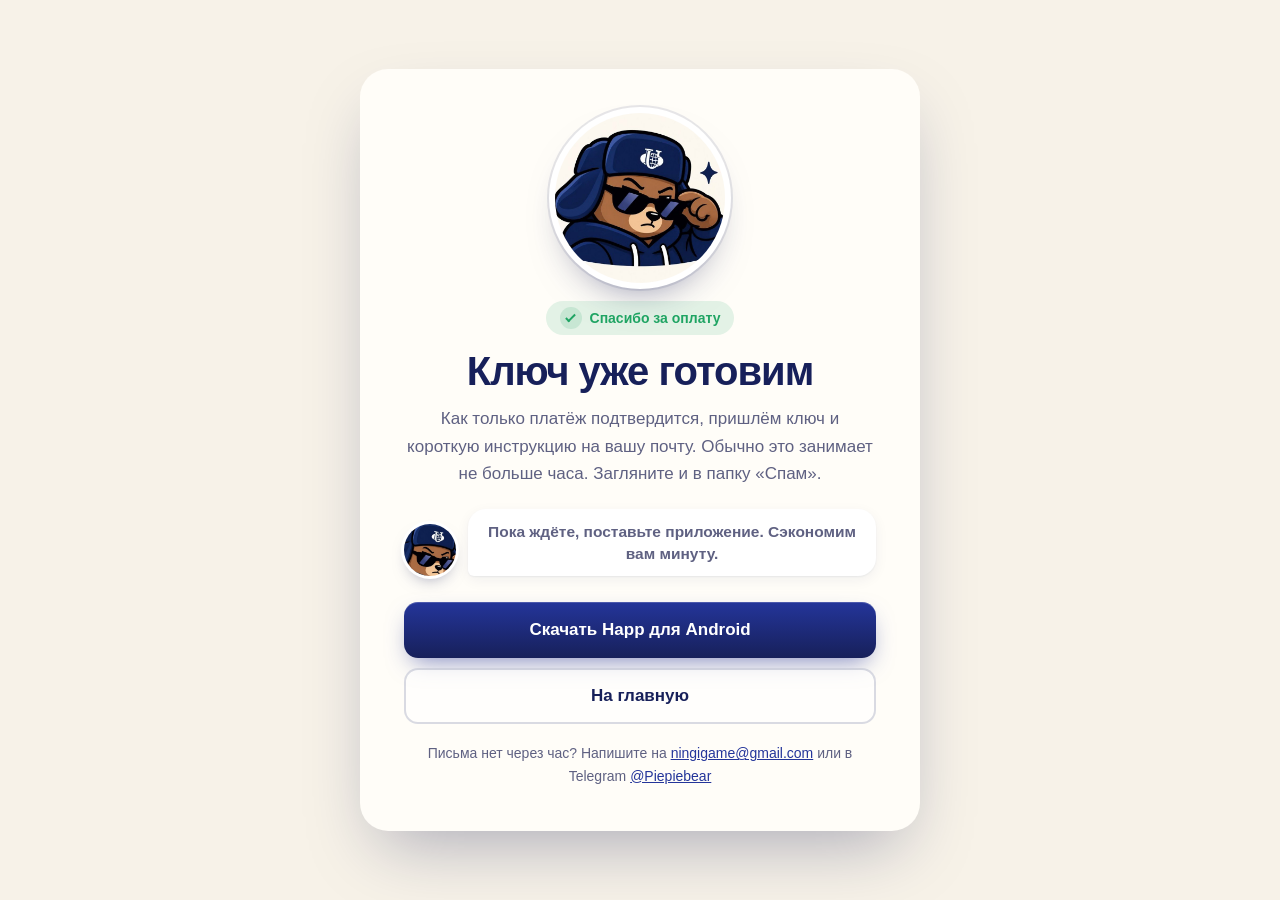
<file: paid.html>
<!DOCTYPE html>
<html lang="ru">
<head>
<meta charset="utf-8">
<meta name="viewport" content="width=device-width, initial-scale=1, viewport-fit=cover">
<title>Спасибо за оплату | RUDLink</title>
<meta name="robots" content="noindex">
<meta name="theme-color" content="#f7f2e8">
<link rel="icon" type="image/png" href="favicon.png">
<link rel="apple-touch-icon" href="apple-touch-icon.png">
<link rel="stylesheet" href="style.css">
<script src="config.js"></script>
<style>
  .thx{min-height:100dvh;display:grid;place-items:center;padding:24px 16px}
  .thx__card{max-width:560px;width:100%;text-align:center;background:var(--card);border-radius:28px;box-shadow:var(--shadow-lg);padding:clamp(26px,5vw,44px);animation:pop .6s var(--ease)}
  .thx__bear{width:170px;height:170px;margin:0 auto 18px;border-radius:50%;object-fit:cover;background:#fcf8ef;box-shadow:0 0 0 6px #fff,0 0 0 8px rgba(23,32,90,.1),0 20px 40px -18px rgba(23,32,90,.6)}
  .thx__ok{display:inline-flex;align-items:center;gap:8px;padding:6px 14px;border-radius:99px;background:rgba(31,164,99,.12);color:var(--green);font-weight:800;font-size:14px;margin-bottom:14px}
  .thx h1{font-size:clamp(30px,5vw,40px);margin-bottom:12px}
  .thx p{color:var(--muted)}
  .thx .say{justify-content:center;margin:22px 0 26px}
  .thx__cta{display:grid;gap:10px}
  .thx small{display:block;margin-top:18px;color:var(--muted);font-size:14px}
</style>
</head>
<body>
<!-- Сюда Coinso возвращает покупателя после оплаты на сайте. Это не подтверждение оплаты: ключ выдаём по уведомлению Coinso. -->
<main class="thx">
  <div class="thx__card">
    <img class="thx__bear" src="bear.jpg" width="640" height="640" alt="Медведь RUDLink">
    <span class="thx__ok"><span class="tick"></span> Спасибо за оплату</span>
    <h1>Ключ уже готовим</h1>
    <p id="where">Как только платёж подтвердится, пришлём ключ и короткую инструкцию на вашу почту. Обычно это занимает не больше часа. Загляните и в папку «Спам».</p>
    <div class="say">
      <span class="say__ava"></span>
      <p>Пока ждёте, поставьте приложение. Сэкономим вам минуту.</p>
    </div>
    <div class="thx__cta">
      <a class="btn btn--primary btn--lg" id="app-link" href="https://github.com/Happ-proxy/happ-android/releases/latest/download/Happ.apk" rel="noopener">Скачать приложение</a>
      <a class="btn btn--ghost btn--lg" href="index.html">На главную</a>
    </div>
    <small>Письма нет через час? Напишите на <a id="mail" href="mailto:ningigame@gmail.com">ningigame@gmail.com</a> или в Telegram <a id="tg" href="https://t.me/Piepiebear">@Piepiebear</a></small>
  </div>
</main>
<script>
(function(){var C=window.RUDLINK_CONFIG||{},a=document.getElementById('app-link'),m=document.getElementById('mail'),t=document.getElementById('tg');
  var ios=/iPhone|iPad|iPod/.test(navigator.userAgent)||(navigator.platform==='MacIntel'&&navigator.maxTouchPoints>1);
  if(C.apps){if(ios){a.href=C.apps.ios;a.target='_blank';a.textContent='Скачать Duck Connect в App Store'}else{a.href=C.apps.android;a.textContent='Скачать Happ для Android'}}
  if(C.email){m.href='mailto:'+C.email;m.textContent=C.email}
  if(C.telegram){t.href='https://t.me/'+C.telegram;t.textContent='@'+C.telegram}
  // Coinso дописывает custom=site:почта|устройство — покажем, куда придёт ключ
  var c=new URLSearchParams(location.search).get('custom')||'';
  if(c.indexOf('site:')===0){var mail=c.slice(5).split('|')[0];
    if(mail){var w=document.getElementById('where');w.textContent='Как только платёж подтвердится, пришлём ключ и инструкцию на '+mail+'. Обычно это занимает не больше часа. Загляните и в папку «Спам».'}}
})();
</script>
</body>
</html>
</file>
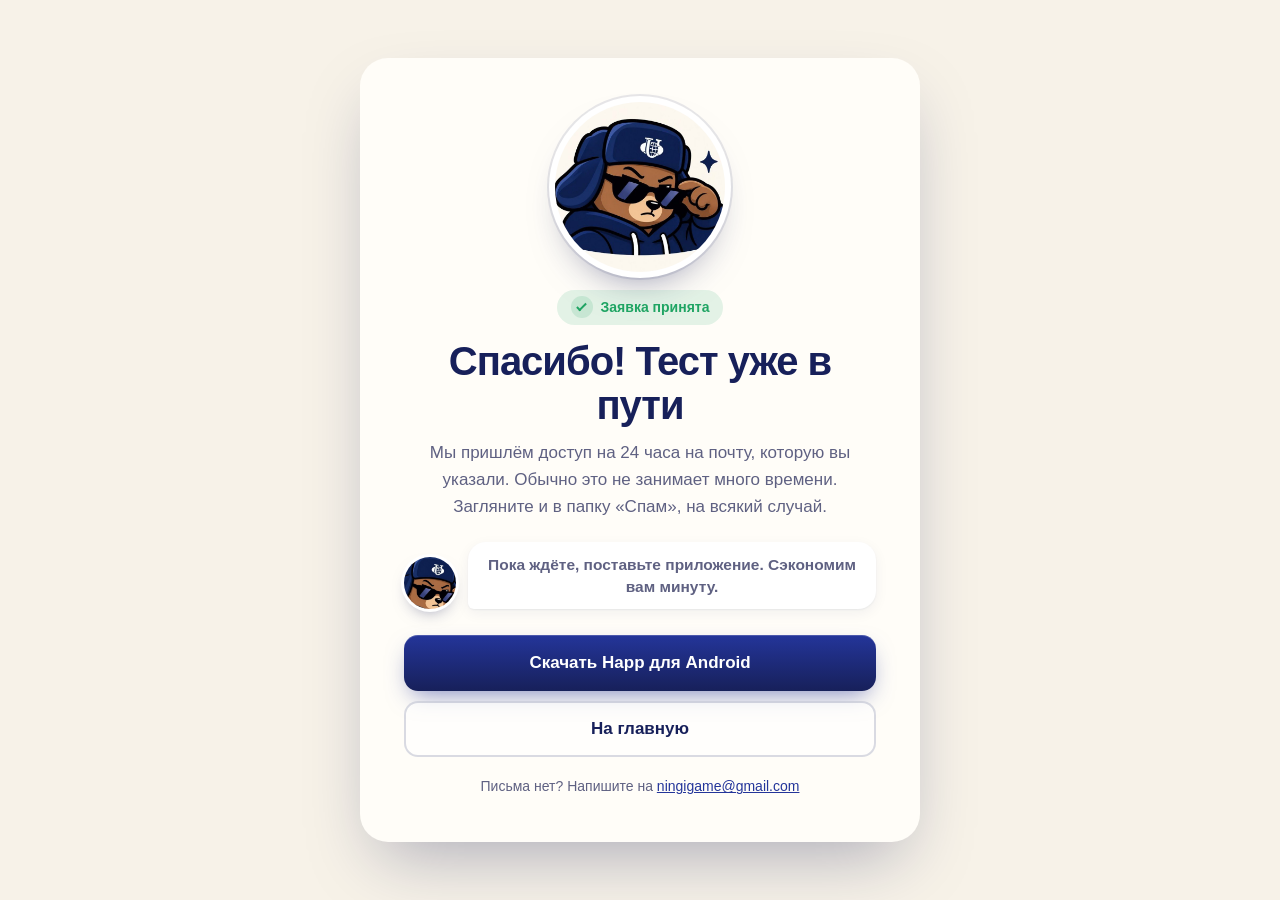
<file: thanks.html>
<!DOCTYPE html>
<html lang="ru">
<head>
<meta charset="utf-8">
<meta name="viewport" content="width=device-width, initial-scale=1, viewport-fit=cover">
<title>Спасибо! Заявка принята | RUDLink</title>
<meta name="robots" content="noindex">
<meta name="theme-color" content="#f7f2e8">
<link rel="icon" type="image/png" href="favicon.png">
<link rel="apple-touch-icon" href="apple-touch-icon.png">
<link rel="stylesheet" href="style.css">
<script src="config.js"></script>
<style>
  .thx{min-height:100dvh;display:grid;place-items:center;padding:24px 16px}
  .thx__card{max-width:560px;width:100%;text-align:center;background:var(--card);border-radius:28px;box-shadow:var(--shadow-lg);padding:clamp(26px,5vw,44px);animation:pop .6s var(--ease)}
  .thx__bear{width:170px;height:170px;margin:0 auto 18px;border-radius:50%;object-fit:cover;background:#fcf8ef;box-shadow:0 0 0 6px #fff,0 0 0 8px rgba(23,32,90,.1),0 20px 40px -18px rgba(23,32,90,.6)}
  .thx__ok{display:inline-flex;align-items:center;gap:8px;padding:6px 14px;border-radius:99px;background:rgba(31,164,99,.12);color:var(--green);font-weight:800;font-size:14px;margin-bottom:14px}
  .thx h1{font-size:clamp(30px,5vw,40px);margin-bottom:12px}
  .thx p{color:var(--muted)}
  .thx .say{justify-content:center;margin:22px 0 26px}
  .thx__cta{display:grid;gap:10px}
  .thx small{display:block;margin-top:18px;color:var(--muted);font-size:14px}
</style>
</head>
<body>
<main class="thx">
  <div class="thx__card">
    <img class="thx__bear" src="bear.jpg" width="640" height="640" alt="Медведь RUDLink">
    <span class="thx__ok"><span class="tick"></span> Заявка принята</span>
    <h1>Спасибо! Тест уже в пути</h1>
    <p>Мы пришлём доступ на 24 часа на почту, которую вы указали. Обычно это не занимает много времени. Загляните и в папку «Спам», на всякий случай.</p>
    <div class="say">
      <span class="say__ava"></span>
      <p>Пока ждёте, поставьте приложение. Сэкономим вам минуту.</p>
    </div>
    <div class="thx__cta">
      <a class="btn btn--primary btn--lg" id="app-link" href="https://github.com/Happ-proxy/happ-android/releases/latest/download/Happ.apk" rel="noopener">Скачать приложение</a>
      <a class="btn btn--ghost btn--lg" href="index.html">На главную</a>
    </div>
    <small>Письма нет? Напишите на <a id="mail" href="mailto:ningigame@gmail.com">ningigame@gmail.com</a></small>
  </div>
</main>
<script>
(function(){var C=window.RUDLINK_CONFIG||{},a=document.getElementById('app-link'),m=document.getElementById('mail');
  var ios=/iPhone|iPad|iPod/.test(navigator.userAgent)||(navigator.platform==='MacIntel'&&navigator.maxTouchPoints>1);
  if(C.apps){if(ios){a.href=C.apps.ios;a.target='_blank';a.textContent='Скачать Duck Connect в App Store'}else{a.href=C.apps.android;a.textContent='Скачать Happ для Android'}}
  if(C.email){m.href='mailto:'+C.email;m.textContent=C.email}
})();
</script>
</body>
</html>
</file>
<file: style.css>
/* =========================================================
   RUDLink — стили. Без внешних шрифтов и библиотек.
   ========================================================= */
:root{
  --bg:#f7f2e8;
  --bg-2:#efe6d5;
  --card:#fffdf8;
  --navy:#17205a;
  --navy-2:#24359a;
  --brown:#9a5b34;
  --brown-2:#c98d5c;
  --green:#1fa463;
  --ink:#1b1f3b;
  --muted:#5f6182;
  --line:rgba(23,32,90,.10);
  --shadow-sm:0 1px 2px rgba(23,32,90,.06),0 4px 14px rgba(23,32,90,.06);
  --shadow:0 2px 6px rgba(23,32,90,.05),0 18px 40px -12px rgba(23,32,90,.18);
  --shadow-lg:0 30px 70px -20px rgba(23,32,90,.35);
  --r:22px;
  --r-sm:14px;
  --ease:cubic-bezier(.2,.8,.2,1);
  --font:-apple-system,BlinkMacSystemFont,"Segoe UI Variable","Segoe UI",Roboto,"Helvetica Neue",Arial,sans-serif;
  --head-h:68px;
}

*,*::before,*::after{box-sizing:border-box}
html{scroll-behavior:smooth;scroll-padding-top:calc(var(--head-h) + 12px);-webkit-text-size-adjust:100%}
body{
  margin:0;font-family:var(--font);color:var(--ink);background:var(--bg);
  font-size:17px;line-height:1.6;-webkit-font-smoothing:antialiased;
  overflow-x:hidden;
}
@supports (overflow:clip){body{overflow-x:clip}}
img{max-width:100%;display:block}
a{color:var(--navy-2)}
h1,h2,h3{color:var(--navy);margin:0;line-height:1.1;letter-spacing:-.025em;font-weight:800}
h2{font-size:clamp(30px,4.4vw,48px);text-wrap:balance}
h3{font-size:20px;letter-spacing:-.015em;line-height:1.25}
p{margin:0}
button{font:inherit;color:inherit;cursor:pointer}
.wrap{width:100%;max-width:1180px;margin:0 auto;padding:0 20px}
.skip{position:absolute;left:-999px;top:8px;background:var(--navy);color:#fff;padding:8px 14px;border-radius:8px;z-index:200}
.skip:focus{left:8px}
:focus-visible{outline:3px solid var(--brown-2);outline-offset:3px;border-radius:8px}
svg.i,.ico svg,.modal__close svg,.phone__btn svg{fill:none;stroke:currentColor;stroke-width:2;stroke-linecap:round;stroke-linejoin:round}
svg.i{width:18px;height:18px;flex:none}

/* ---------- Кнопки ---------- */
.btn{
  --bgc:var(--navy);
  position:relative;display:inline-flex;align-items:center;justify-content:center;gap:0;
  min-height:48px;padding:12px 22px;border-radius:14px;border:0;
  font-weight:700;font-size:16px;line-height:1.2;text-decoration:none;white-space:nowrap;
  transition:transform .25s var(--ease),box-shadow .25s var(--ease),background-color .25s,color .25s;
  -webkit-tap-highlight-color:transparent;isolation:isolate;overflow:hidden;
}
.btn > svg{margin-right:10px}
.btn:active{transform:translateY(1px) scale(.98)}
.btn--sm{min-height:40px;padding:8px 16px;font-size:15px;border-radius:12px}
.btn--lg{min-height:56px;padding:14px 26px;font-size:17px}
.btn--block{width:100%}
.btn--primary{background:linear-gradient(180deg,var(--navy-2),var(--navy));color:#fff;box-shadow:0 1px 0 rgba(255,255,255,.18) inset,0 10px 24px -8px rgba(36,53,154,.6)}
.btn--primary::after,.btn--brown::after{
  content:"";position:absolute;inset:0;z-index:-1;
  background:linear-gradient(110deg,transparent 30%,rgba(255,255,255,.28) 50%,transparent 70%);
  transform:translateX(-120%);transition:transform .7s var(--ease);
}
.btn--primary:hover,.btn--brown:hover{transform:translateY(-2px)}
.btn--primary:hover::after,.btn--brown:hover::after{transform:translateX(120%)}
.btn--primary:hover{box-shadow:0 1px 0 rgba(255,255,255,.18) inset,0 16px 30px -10px rgba(36,53,154,.7)}
.btn--brown{background:linear-gradient(180deg,#d39a69,var(--brown));color:#fff;box-shadow:0 1px 0 rgba(255,255,255,.25) inset,0 12px 26px -10px rgba(154,91,52,.75)}
.btn--ghost{background:rgba(255,255,255,.6);color:var(--navy);box-shadow:inset 0 0 0 2px rgba(23,32,90,.16)}
.btn--ghost:hover{background:#fff;box-shadow:inset 0 0 0 2px var(--navy-2);transform:translateY(-2px)}
.btn--light{background:#fff;color:var(--navy)}
.btn--light:hover{transform:translateY(-2px);box-shadow:0 14px 28px -12px rgba(0,0,0,.45)}

/* ---------- Шапка ---------- */
.header{position:sticky;top:0;z-index:50;transition:background-color .3s,box-shadow .3s,backdrop-filter .3s}
.header.is-scrolled{background:rgba(247,242,232,.82);-webkit-backdrop-filter:saturate(1.4) blur(14px);backdrop-filter:saturate(1.4) blur(14px);box-shadow:0 1px 0 var(--line),0 8px 24px -16px rgba(23,32,90,.35)}
.header__in{height:var(--head-h);display:flex;align-items:center;gap:16px}
.logo{display:inline-flex;align-items:center;gap:10px;text-decoration:none;color:var(--navy);margin-right:auto}
.logo__bear{
  width:42px;height:42px;border-radius:50%;flex:none;
  background:#fcf8ef url(bear.jpg) 46% 30%/176% no-repeat;
  box-shadow:0 0 0 2px #fff,0 0 0 4px rgba(23,32,90,.14),0 6px 14px -6px rgba(23,32,90,.5);
  transition:transform .4s var(--ease);
}
.logo:hover .logo__bear{transform:rotate(-8deg) scale(1.05)}
.logo__text{font-weight:850;font-size:21px;letter-spacing:-.03em}
.logo__text b{color:var(--brown);font-weight:850}
.nav{display:flex;align-items:center;gap:4px}
.nav a:not(.btn){position:relative;padding:8px 12px;color:var(--ink);text-decoration:none;font-weight:600;font-size:15.5px;border-radius:10px;transition:color .2s,background-color .2s}
.nav a:not(.btn):hover{color:var(--navy-2);background:rgba(36,53,154,.07)}
.nav a.is-current{color:var(--navy-2)}
.nav a.is-current::after{content:"";position:absolute;left:12px;right:12px;bottom:3px;height:2px;border-radius:2px;background:var(--brown-2)}
.nav__buy{margin-left:10px;min-height:44px;padding:10px 18px;font-size:15.5px}
.header__buy{display:none}
.burger{display:none;width:44px;height:44px;border:0;border-radius:12px;background:rgba(23,32,90,.07);position:relative}
.burger span{position:absolute;left:12px;right:12px;height:2.5px;border-radius:2px;background:var(--navy);transition:transform .3s var(--ease),opacity .2s,top .3s var(--ease)}
.burger span:nth-child(1){top:14px}.burger span:nth-child(2){top:21px}.burger span:nth-child(3){top:28px}
.burger[aria-expanded="true"] span:nth-child(1){top:21px;transform:rotate(45deg)}
.burger[aria-expanded="true"] span:nth-child(2){opacity:0}
.burger[aria-expanded="true"] span:nth-child(3){top:21px;transform:rotate(-45deg)}

/* ---------- Первый экран ---------- */
.hero{position:relative;padding:28px 0 72px;overflow:hidden}
.hero::before{
  content:"";position:absolute;inset:0;z-index:-1;pointer-events:none;
  background:
    radial-gradient(600px 400px at 85% 20%,rgba(201,141,92,.20),transparent 70%),
    radial-gradient(500px 380px at 0% 90%,rgba(36,53,154,.09),transparent 70%);
}
.hero__in{display:grid;grid-template-columns:1.05fr .95fr;gap:40px;align-items:center}
.pill{
  display:inline-flex;align-items:center;gap:10px;padding:8px 14px 8px 12px;border-radius:999px;border:0;
  background:#fff;color:var(--navy);font-weight:700;font-size:14.5px;box-shadow:var(--shadow-sm);
  transition:transform .25s var(--ease),box-shadow .25s;
}
.pill:hover{transform:translateY(-2px);box-shadow:var(--shadow)}
.pill .i{width:16px;height:16px;color:var(--brown)}
.pill__dot{width:9px;height:9px;border-radius:50%;background:var(--green);box-shadow:0 0 0 0 rgba(31,164,99,.6);animation:ping 2.2s infinite}
@keyframes ping{0%{box-shadow:0 0 0 0 rgba(31,164,99,.55)}80%,100%{box-shadow:0 0 0 10px rgba(31,164,99,0)}}
.hero__title{isolation:isolate;margin:22px 0 18px;font-size:clamp(38px,6vw,68px);line-height:1.02;letter-spacing:-.04em;text-wrap:balance}
.u{position:relative;white-space:nowrap;color:var(--navy-2)}
.u::after{
  content:"";position:absolute;left:-2%;right:-2%;bottom:.04em;height:.2em;z-index:-1;border-radius:6px;
  background:linear-gradient(90deg,rgba(201,141,92,.55),rgba(201,141,92,.3));
  transform-origin:left;transform:scaleX(0);animation:draw .9s .6s var(--ease) forwards;
}
@keyframes draw{to{transform:scaleX(1)}}
.hero__sub{font-size:clamp(17px,1.6vw,19.5px);color:var(--muted);max-width:560px}
.hero__cta{display:flex;flex-wrap:wrap;gap:12px;margin:30px 0 24px}
.checks{list-style:none;display:flex;flex-wrap:wrap;gap:10px 22px;margin:0;padding:0;font-weight:600;font-size:15px;color:var(--navy)}
.checks li{display:flex;align-items:center;gap:8px}
.tick{
  width:22px;height:22px;flex:none;border-radius:50%;background:rgba(31,164,99,.14);position:relative;
}
.tick::after{content:"";position:absolute;left:8px;top:4.5px;width:5px;height:10px;border:solid var(--green);border-width:0 2.5px 2.5px 0;transform:rotate(45deg)}
.tick--light{background:rgba(31,164,99,.22)}
.tick--light::after{border-color:#5fe0a0}

.hero__art{position:relative;aspect-ratio:1;max-width:540px;width:100%;justify-self:center}
.blob{
  position:absolute;inset:6%;border-radius:50%!important;
  background:radial-gradient(circle at 35% 30%,#fbf3e6 0%,#efdcc0 55%,#e2c39d 100%);
  border-radius:46% 54% 52% 48%/52% 44% 56% 48%;
  box-shadow:inset 0 -20px 50px rgba(154,91,52,.18),var(--shadow-lg);
}
@keyframes morph{
  0%,100%{border-radius:46% 54% 52% 48%/52% 44% 56% 48%}
  33%{border-radius:56% 44% 44% 56%/46% 56% 44% 54%}
  66%{border-radius:42% 58% 58% 42%/56% 46% 54% 44%}
}
.ring{position:absolute;inset:0;border-radius:50%;border:2px dashed rgba(36,53,154,.22);animation:spin 60s linear infinite}
@keyframes spin{to{transform:rotate(360deg)}}
.hero__mask{
  position:absolute;left:6%;right:6%;top:0;bottom:6%;
  -webkit-mask:radial-gradient(circle closest-side at 50% 53.2%,#000 99.4%,transparent 100%),linear-gradient(#000,#000) 50% 0/58% 53.2% no-repeat;
          mask:radial-gradient(circle closest-side at 50% 53.2%,#000 99.4%,transparent 100%),linear-gradient(#000,#000) 50% 0/58% 53.2% no-repeat;
}
.hero__bear{
  position:absolute;left:-14%;bottom:-7%;width:128%;max-width:none;height:auto;
  transform-origin:50% 100%;animation:bob 6s ease-in-out infinite;
}
.hero__art::after{content:"";position:absolute;left:20%;right:20%;bottom:2%;height:6%;border-radius:50%;background:radial-gradient(closest-side,rgba(23,32,90,.18),transparent);z-index:-1}
@keyframes bob{0%,100%{transform:translateY(0) rotate(0)}50%{transform:translateY(-10px) rotate(-1deg)}}
.spark{position:absolute;width:22px;height:22px;background:var(--navy-2);clip-path:polygon(50% 0,61% 39%,100% 50%,61% 61%,50% 100%,39% 61%,0 50%,39% 39%);animation:twinkle 3.2s ease-in-out infinite}
.spark--1{top:4%;right:12%}
.spark--2{top:40%;left:-1%;width:14px;height:14px;background:var(--brown-2);animation-delay:1.1s}
.spark--3{bottom:8%;right:2%;width:16px;height:16px;animation-delay:2s}
@keyframes twinkle{0%,100%{transform:scale(1) rotate(0);opacity:1}50%{transform:scale(.55) rotate(45deg);opacity:.55}}

.float{
  position:absolute;display:flex;align-items:center;gap:12px;
  padding:12px 16px;border-radius:18px;background:rgba(255,255,255,.88);
  -webkit-backdrop-filter:blur(10px);backdrop-filter:blur(10px);
  box-shadow:0 1px 0 #fff inset,0 18px 40px -14px rgba(23,32,90,.4);
  font-size:13px;color:var(--muted);line-height:1.25;
  animation:floaty 7s ease-in-out infinite;
}
.float b{display:block;color:var(--navy);font-size:15.5px;font-weight:800;letter-spacing:-.01em}
.float small{font-size:12.5px}
.float--a{left:-6%;top:16%}
.float--b{right:-4%;top:46%;animation-delay:-2.3s}
.float--c{left:4%;bottom:6%;flex-direction:column;align-items:flex-start;gap:0;background:var(--navy);color:rgba(255,255,255,.7);animation-delay:-4.6s}
.float__price{color:#fff!important;font-size:26px!important;letter-spacing:-.03em!important}
.float__ico{width:38px;height:38px;border-radius:12px;display:grid;place-items:center;background:rgba(201,141,92,.18);color:var(--brown);font-size:24px;font-weight:800;line-height:1}
@keyframes floaty{0%,100%{transform:translateY(0)}50%{transform:translateY(-12px)}}
.switch{width:44px;height:26px;border-radius:99px;background:#cfd2e2;position:relative;flex:none;animation:sw 6s ease-in-out infinite}
.switch span{position:absolute;top:3px;left:3px;width:20px;height:20px;border-radius:50%;background:#fff;box-shadow:0 2px 5px rgba(0,0,0,.25);animation:knob 6s ease-in-out infinite}
@keyframes sw{0%,12%{background:#cfd2e2}20%,92%{background:var(--green)}100%{background:#cfd2e2}}
@keyframes knob{0%,12%{transform:translateX(0)}20%,92%{transform:translateX(18px)}100%{transform:translateX(0)}}

/* ---------- Бегущая строка ---------- */
.ticker-wrap{overflow:hidden;padding:14px 0 18px;margin-top:-14px}
.ticker{background:var(--navy);color:#fff;overflow:hidden;padding:14px 0;transform:rotate(-1.2deg) scaleX(1.02);box-shadow:0 14px 30px -18px rgba(23,32,90,.7)}
.ticker__track{display:flex;width:max-content;animation:marquee 38s linear infinite}
.ticker span{display:inline-flex;align-items:center;gap:22px;padding-right:22px;font-weight:700;font-size:15px;letter-spacing:.02em;white-space:nowrap}
.ticker span::after{content:"";width:8px;height:8px;background:var(--brown-2);clip-path:polygon(50% 0,61% 39%,100% 50%,61% 61%,50% 100%,39% 61%,0 50%,39% 39%);transform:scale(1.6)}
@keyframes marquee{to{transform:translateX(-50%)}}

/* ---------- Секции ---------- */
.section{padding:96px 0}
.section--alt{background:linear-gradient(180deg,var(--bg-2),#f3ebdd)}
.head{max-width:720px;margin-bottom:44px}
.label{display:inline-flex;align-items:center;gap:12px;margin-bottom:14px;color:var(--brown);font-weight:800;font-size:13px;letter-spacing:.14em;text-transform:uppercase}
.label::before{content:"";width:28px;height:2px;border-radius:2px;background:var(--brown-2)}

.card{
  position:relative;background:var(--card);border-radius:var(--r);padding:28px;
  box-shadow:var(--shadow);border:1px solid rgba(255,255,255,.7);
  transition:transform .35s var(--ease),box-shadow .35s var(--ease);
}
.card:hover{transform:translateY(-4px);box-shadow:0 2px 6px rgba(23,32,90,.05),0 26px 50px -16px rgba(23,32,90,.25)}
.card h3{margin:18px 0 8px}
.card p{color:var(--muted);font-size:16px}
.ico{width:52px;height:52px;border-radius:15px;display:grid;place-items:center;background:rgba(36,53,154,.09);color:var(--navy-2);flex:none;transition:transform .35s var(--ease)}
.ico svg{width:26px;height:26px}
.card:hover .ico{transform:rotate(-6deg) scale(1.06)}
.ico--inf{font-size:32px;font-weight:800;line-height:1}
.ico--light{background:rgba(255,255,255,.12);color:#fff}
.ico--green{background:rgba(31,164,99,.13);color:var(--green)}
.ico--brown{background:rgba(201,141,92,.2);color:var(--brown)}

/* Bento */
.bento{display:grid;grid-template-columns:repeat(3,1fr);gap:18px}
.card--hero{
  grid-column:span 2;grid-row:span 2;color:#fff;overflow:hidden;display:flex;flex-direction:column;gap:26px;
  background:
    radial-gradient(420px 300px at 100% 0%,rgba(201,141,92,.35),transparent 70%),
    linear-gradient(150deg,var(--navy-2),var(--navy) 70%);
  border:0;padding:34px;
}
.card--hero::before{content:"∞";position:absolute;right:-20px;bottom:-110px;font-size:360px;font-weight:900;line-height:1;color:rgba(255,255,255,.05);pointer-events:none}
.card--hero h3{color:#fff;font-size:clamp(26px,3vw,34px);margin:20px 0 10px}
.card--hero p{color:rgba(255,255,255,.78);font-size:17px;max-width:460px}
.meter{background:rgba(255,255,255,.08);border:1px solid rgba(255,255,255,.12);border-radius:16px;padding:16px 18px;max-width:460px}
.meter__row{display:flex;justify-content:space-between;font-size:14px;color:rgba(255,255,255,.7)}
.meter__row b{color:#fff}
.meter__row .inf{font-size:22px;line-height:1;color:#7ff0b5}
.meter__bar{height:10px;border-radius:99px;background:rgba(255,255,255,.12);margin:10px 0;overflow:hidden}
.meter__bar i{display:block;height:100%;width:40%;border-radius:99px;background:linear-gradient(90deg,var(--green),#7ff0b5);animation:fill 4s ease-in-out infinite alternate}
@keyframes fill{to{width:88%}}

/* Реплики медведя */
.say{display:flex;align-items:flex-end;gap:12px;margin-top:auto}
.say__ava{
  width:52px;height:52px;border-radius:50%;flex:none;
  background:#fcf8ef url(bear.jpg) 46% 30%/176% no-repeat;
  box-shadow:0 0 0 3px #fff,0 8px 18px -8px rgba(23,32,90,.6);
}
.say p{
  position:relative;background:#fff;color:var(--navy);font-weight:650;font-size:15.5px;line-height:1.4;
  padding:12px 16px;border-radius:18px 18px 18px 6px;box-shadow:var(--shadow-sm);
}
.say--dark p{background:rgba(255,255,255,.12);color:#fff;box-shadow:none;border:1px solid rgba(255,255,255,.15)}
.say--wide{justify-content:center;margin-top:36px}
.say--wide p{font-size:17px}

/* Тариф */
.pricing{display:grid;grid-template-columns:1.1fr 1fr;gap:20px;align-items:stretch}
.price{
  position:relative;overflow:hidden;color:#fff;border-radius:28px;padding:34px;
  background:
    radial-gradient(380px 260px at 110% -10%,rgba(201,141,92,.45),transparent 70%),
    radial-gradient(300px 260px at -10% 110%,rgba(36,53,154,.9),transparent 70%),
    var(--navy);
  box-shadow:var(--shadow-lg);
}
.price::after{content:"";position:absolute;inset:0;border-radius:inherit;padding:1.5px;background:linear-gradient(140deg,rgba(255,255,255,.35),transparent 40%,rgba(201,141,92,.5));-webkit-mask:linear-gradient(#000 0 0) content-box,linear-gradient(#000 0 0);-webkit-mask-composite:xor;mask-composite:exclude;pointer-events:none}
.price__tag{display:inline-block;padding:6px 12px;border-radius:99px;background:rgba(201,141,92,.25);color:#f3c9a2;font-weight:800;font-size:12.5px;letter-spacing:.1em;text-transform:uppercase}
.price__sum{display:flex;align-items:baseline;gap:10px;margin:16px 0 6px}
.price__sum b{font-size:clamp(60px,8vw,84px);line-height:1;letter-spacing:-.05em;font-weight:850}
.price__sum > span{font-size:20px;color:rgba(255,255,255,.7);font-weight:600}
.price__note{color:rgba(255,255,255,.7);font-size:15.5px}
.price__list{list-style:none;margin:26px 0 28px;padding:22px 0 0;border-top:1px solid rgba(255,255,255,.14);display:grid;gap:12px}
.price__list li{display:flex;gap:12px;align-items:flex-start;font-size:16.5px;line-height:1.4}
.price__foot{display:flex;align-items:center;justify-content:center;gap:8px;margin-top:14px;color:rgba(255,255,255,.65);font-size:14.5px}
.pricing__side{display:grid;gap:20px}
.card--trial{display:flex;flex-direction:column;gap:0}
.card--trial .say{margin:20px 0 22px}
.card--friend{background:linear-gradient(140deg,#fff8ee,#f6e3cc)}
.card--friend b{color:var(--brown)}

/* Подключение */
.tabs{position:relative;display:inline-flex;padding:6px;border-radius:16px;background:#fff;box-shadow:var(--shadow-sm);margin-bottom:30px}
.tab{position:relative;z-index:1;display:inline-flex;align-items:center;gap:8px;border:0;background:none;min-height:46px;padding:10px 22px;border-radius:12px;font-weight:700;font-size:16px;color:var(--muted);transition:color .3s}
.tab.is-active{color:#fff}
.tabs__glider{position:absolute;z-index:0;top:6px;bottom:6px;left:6px;border-radius:12px;background:linear-gradient(180deg,var(--navy-2),var(--navy));box-shadow:0 8px 18px -8px rgba(36,53,154,.7);transition:transform .4s var(--ease),width .4s var(--ease)}
.setup{display:grid;grid-template-columns:1.25fr .75fr;gap:40px;align-items:start}
.panel{grid-column:1}
.panel .btn + .btn{margin-left:10px}
.panel.is-active{animation:panelIn .45s var(--ease)}
@keyframes panelIn{from{opacity:0;transform:translateY(10px)}to{opacity:1;transform:none}}
.steps{list-style:none;margin:0 0 28px;padding:0;display:grid;gap:14px;counter-reset:s}
.step{position:relative;display:flex;gap:18px;align-items:flex-start;background:var(--card);border-radius:18px;padding:20px 22px;box-shadow:var(--shadow-sm)}
.step:not(:last-child)::after{content:"";position:absolute;left:43px;top:66px;bottom:-16px;width:2px;background:repeating-linear-gradient(180deg,var(--brown-2) 0 4px,transparent 4px 9px);opacity:.6}
.step__n{width:44px;height:44px;flex:none;border-radius:14px;display:grid;place-items:center;font-weight:850;font-size:19px;color:#fff;background:linear-gradient(160deg,var(--brown-2),var(--brown));box-shadow:0 8px 16px -8px rgba(154,91,52,.8)}
.step h3{margin:2px 0 4px;font-size:18.5px}
.step p{color:var(--muted);font-size:15.5px}
.setup__bear{grid-column:2;grid-row:1;position:sticky;top:calc(var(--head-h) + 24px);display:grid;gap:22px;justify-items:center}
.phone{width:220px;aspect-ratio:9/18;border-radius:38px;padding:10px;background:#141a45;box-shadow:var(--shadow-lg),inset 0 0 0 2px #2b347a}
.phone__screen{height:100%;border-radius:30px;background:linear-gradient(180deg,#fdf9f1,#efe2cd);display:flex;flex-direction:column;align-items:center;justify-content:center;gap:14px;position:relative;overflow:hidden}
.phone__screen::before{content:"";position:absolute;top:10px;width:70px;height:20px;border-radius:12px;background:#141a45}
.phone__brand{position:absolute;top:44px;font-weight:850;color:var(--navy);letter-spacing:-.03em}
.phone__brand b{color:var(--brown)}
.phone__btn{width:96px;height:96px;border-radius:50%;display:grid;place-items:center;color:#fff;background:linear-gradient(160deg,#36c582,var(--green));box-shadow:0 0 0 10px rgba(31,164,99,.14),0 0 0 22px rgba(31,164,99,.07),0 14px 28px -10px rgba(31,164,99,.9);animation:breathe 3s ease-in-out infinite}
.phone__btn svg{width:40px;height:40px;stroke-width:2.4}
@keyframes breathe{50%{box-shadow:0 0 0 14px rgba(31,164,99,.18),0 0 0 30px rgba(31,164,99,.06),0 14px 28px -10px rgba(31,164,99,.9)}}
.phone__state{margin-top:14px;font-weight:800;color:var(--green)}
.phone__time{font-variant-numeric:tabular-nums;color:var(--muted);font-size:14px}

/* Вопросы */
.faq{display:grid;grid-template-columns:.8fr 1.2fr;gap:48px;align-items:start}
.faq__aside{position:sticky;top:calc(var(--head-h) + 24px);display:grid;gap:22px}
.faq__aside .label{margin-bottom:-8px}
.faq__more{color:var(--muted);font-size:15.5px}
.faq__list{display:grid;gap:12px}
.qa{background:var(--card);border-radius:18px;box-shadow:var(--shadow-sm);transition:box-shadow .3s}
.qa[open]{box-shadow:var(--shadow)}
.qa summary{list-style:none;cursor:pointer;display:flex;align-items:center;justify-content:space-between;gap:16px;padding:20px 22px;font-weight:750;font-size:17.5px;color:var(--navy);-webkit-tap-highlight-color:transparent}
.qa summary::-webkit-details-marker{display:none}
.qa summary::after{content:"";width:32px;height:32px;flex:none;border-radius:10px;background:rgba(36,53,154,.08) url("data:image/svg+xml,%3Csvg xmlns='http://www.w3.org/2000/svg' viewBox='0 0 24 24' fill='none' stroke='%2324359a' stroke-width='2.4' stroke-linecap='round'%3E%3Cpath d='M12 6v12M6 12h12'/%3E%3C/svg%3E") center/16px no-repeat;transition:transform .35s var(--ease),background-color .3s}
.qa[open] summary::after{transform:rotate(135deg);background-color:rgba(201,141,92,.22)}
.qa__a{padding:0 22px 20px;color:var(--muted);font-size:16px}
.qa[open] .qa__a{animation:panelIn .35s var(--ease)}

/* Финальный призыв */
.final{padding:24px 0 24px}
.final__card{
  position:relative;overflow:hidden;border-radius:32px;padding:56px;color:#fff;
  display:grid;grid-template-columns:300px 1fr;gap:40px;align-items:center;
  background:
    radial-gradient(500px 360px at 0% 100%,rgba(201,141,92,.45),transparent 70%),
    linear-gradient(140deg,var(--navy-2),var(--navy) 65%);
  box-shadow:var(--shadow-lg);
}
.final__ghost{position:absolute;right:-20px;top:50%;transform:translateY(-50%);font-size:clamp(160px,22vw,300px);font-weight:900;letter-spacing:-.06em;line-height:1;color:rgba(255,255,255,.05);pointer-events:none;user-select:none;white-space:nowrap}
.final__art{position:relative;aspect-ratio:1;filter:drop-shadow(0 30px 40px rgba(0,0,0,.45))}
.final__art::before{content:"";position:absolute;inset:6%;border-radius:50%;background:radial-gradient(circle at 40% 35%,#fbf3e6,#e2c39d);box-shadow:0 0 0 10px rgba(255,255,255,.07)}
.final__mask{position:absolute;left:6%;right:6%;top:0;bottom:6%;
  -webkit-mask:radial-gradient(circle closest-side at 50% 53.2%,#000 99.4%,transparent 100%),linear-gradient(#000,#000) 50% 0/58% 53.2% no-repeat;
          mask:radial-gradient(circle closest-side at 50% 53.2%,#000 99.4%,transparent 100%),linear-gradient(#000,#000) 50% 0/58% 53.2% no-repeat}
.final__bear{position:absolute;left:-14%;bottom:-7%;width:128%;max-width:none;height:auto}
.final__text{position:relative}
.final h2{color:#fff;font-size:clamp(30px,4.4vw,50px)}
.final p{margin:14px 0 28px;color:rgba(255,255,255,.78);font-size:18px;max-width:520px}
.final__cta{display:flex;flex-wrap:wrap;gap:12px}

/* Контакты */
.contacts{display:grid;grid-template-columns:repeat(3,1fr);gap:18px}
.contact{display:flex;align-items:center;gap:16px;padding:22px;border-radius:var(--r);background:var(--card);box-shadow:var(--shadow);text-decoration:none;color:var(--ink);transition:transform .35s var(--ease),box-shadow .35s var(--ease);min-width:0}
.contact:hover{transform:translateY(-4px);box-shadow:0 26px 50px -16px rgba(23,32,90,.25)}
.contact:hover .ico{background:var(--navy-2);color:#fff}
.contact > span:last-child{min-width:0}
.contact small{display:block;color:var(--muted);font-size:13.5px;font-weight:600}
.contact b{display:block;color:var(--navy);font-size:17px;overflow-wrap:anywhere}

/* Подвал */
.footer{padding:40px 0 48px;border-top:1px solid var(--line);background:var(--bg-2)}
.footer__in{display:grid;grid-template-columns:auto 1fr;gap:18px 32px;align-items:center}
.logo--footer .logo__bear{width:36px;height:36px}
.footer__links{display:flex;flex-wrap:wrap;gap:8px 24px;justify-content:flex-end}
.footer__links a{color:var(--navy);font-weight:600;font-size:15px;text-decoration:none}
.footer__links a:hover{color:var(--brown);text-decoration:underline}
.footer__copy{grid-column:1/-1;color:var(--muted);font-size:14px}

/* Нижняя панель (телефон) */
.dock{display:none}

/* Окно с формой */
.modal{position:fixed;inset:0;z-index:100;display:grid;place-items:center;padding:16px}
.modal[hidden]{display:none}
.modal__backdrop{position:absolute;inset:0;background:rgba(15,20,60,.55);-webkit-backdrop-filter:blur(6px);backdrop-filter:blur(6px);animation:fade .3s ease}
.modal__box{position:relative;width:100%;max-width:640px;max-height:calc(100dvh - 32px);display:flex;flex-direction:column;background:var(--bg);border-radius:26px;padding:24px;box-shadow:0 40px 90px -20px rgba(0,0,0,.5);animation:pop .4s var(--ease)}
@keyframes fade{from{opacity:0}}
@keyframes pop{from{opacity:0;transform:translateY(24px) scale(.97)}}
.modal__close{position:absolute;top:14px;right:14px;width:42px;height:42px;border:0;border-radius:12px;background:rgba(23,32,90,.07);color:var(--navy);display:grid;place-items:center;z-index:2}
.modal__close:hover{background:rgba(23,32,90,.14)}
.modal__close svg{width:20px;height:20px}
.modal__head{display:flex;align-items:center;gap:14px;padding-right:48px;margin-bottom:16px}
.modal__head h2{font-size:22px}
.modal__head p{color:var(--muted);font-size:15px}
.modal__frame{position:relative;flex:1;min-height:0;border-radius:18px;overflow:hidden;background:#fff;box-shadow:inset 0 0 0 1px var(--line)}
.modal__frame iframe{display:block;width:100%;height:min(620px,calc(100dvh - 220px));border:0;position:relative;z-index:1;background:transparent}
.modal__loader{position:absolute;inset:0;display:flex;flex-direction:column;align-items:center;justify-content:center;gap:14px;color:var(--muted);font-size:15px}
.modal__loader span{width:34px;height:34px;border-radius:50%;border:3px solid rgba(36,53,154,.15);border-top-color:var(--navy-2);animation:spin 0.9s linear infinite}
.modal__alt{margin-top:14px;text-align:center;color:var(--muted);font-size:15px}
.modal__alt a{font-weight:700;overflow-wrap:anywhere}

/* Окно покупки */
.buy{max-width:480px;overflow:auto}
.buy__form{display:grid}
.buy__label{display:block;margin:6px 0 10px;font-weight:800;font-size:15px;color:var(--navy)}
.buy__chips{display:flex;flex-wrap:wrap;gap:8px;margin-bottom:16px}
.buy__chips button{min-height:44px;padding:8px 16px;border-radius:12px;border:0;background:#fff;color:var(--muted);font:inherit;font-weight:700;font-size:15px;cursor:pointer;box-shadow:inset 0 0 0 2px var(--line);transition:all .15s}
.buy__chips button[aria-checked=true]{background:var(--navy);color:#fff;box-shadow:none}
.buy__field{width:100%;min-height:52px;padding:12px 16px;border-radius:14px;border:0;background:#fff;color:var(--ink);font:inherit;font-size:16px;box-shadow:inset 0 0 0 2px var(--line);outline:none;margin-bottom:6px}
.buy__field:focus{box-shadow:inset 0 0 0 2px var(--navy-2)}
.buy__err{margin:0 0 6px;color:#c0392b;font-size:14px;font-weight:600}
.buy__form .btn{margin-top:12px}
.buy__fine{margin:12px 0 0;color:var(--muted);font-size:13.5px;line-height:1.45;text-align:center}
.buy__fine a{color:inherit}
.buy__or{display:flex;align-items:center;gap:12px;margin:18px 0 14px;color:var(--muted);font-size:14px}
.buy__or::before,.buy__or::after{content:"";flex:1;height:1px;background:var(--line)}
body.no-scroll{overflow:hidden}

/* ---------- Появление при прокрутке ---------- */
.js .reveal{opacity:0;transform:translateY(26px);transition:opacity .8s var(--ease),transform .8s var(--ease);transition-delay:var(--d,0s)}
.js .reveal.in{opacity:1;transform:none}
.js .hero__text > *{opacity:0;transform:translateY(18px);animation:rise .8s var(--ease) forwards}
.js .hero__text > :nth-child(2){animation-delay:.08s}
.js .hero__text > :nth-child(3){animation-delay:.16s}
.js .hero__text > :nth-child(4){animation-delay:.24s}
.js .hero__text > :nth-child(5){animation-delay:.32s}
.js .hero__art{opacity:0;animation:artIn 1.1s .15s var(--ease) forwards}
.js .float{opacity:0;animation:popIn .7s var(--ease) forwards,floaty 7s ease-in-out infinite}
.js .float--a{animation-delay:.7s,0s}
.js .float--b{animation-delay:.9s,-2.3s}
.js .float--c{animation-delay:1.1s,-4.6s}
@keyframes rise{to{opacity:1;transform:none}}
@keyframes artIn{from{opacity:0;transform:scale(.92) rotate(-3deg)}to{opacity:1;transform:none}}
@keyframes popIn{from{opacity:0;scale:.8}to{opacity:1;scale:1}}

/* ---------- Адаптив ---------- */
@media (max-width:1020px){
  .hero__in{grid-template-columns:1fr;gap:28px}
  .hero__text{text-align:center;display:flex;flex-direction:column;align-items:center}
  .hero__sub{margin:0 auto}
  .hero__cta,.checks{justify-content:center}
  .hero__art{max-width:440px}
  .bento{grid-template-columns:1fr 1fr}
  .card--hero{grid-column:1/-1;grid-row:auto}
  .pricing{grid-template-columns:1fr}
  .pricing__side{grid-template-columns:1fr 1fr}
  .setup{grid-template-columns:1fr}
  .setup__bear{display:none}
  .faq{grid-template-columns:1fr;gap:28px}
  .faq__aside{position:static}
  .final__card{grid-template-columns:200px 1fr;padding:40px}
}

@media (max-width:860px){
  :root{--head-h:62px}
  .burger{display:block}
  .header__buy{display:inline-flex}
  .logo{margin-right:auto}
  .nav{
    position:fixed;left:12px;right:12px;top:calc(var(--head-h) + 6px);
    flex-direction:column;align-items:stretch;gap:2px;padding:10px;
    background:#fffdf8;
    border-radius:20px;box-shadow:0 30px 60px -20px rgba(23,32,90,.45),0 0 0 1px var(--line);
    opacity:0;visibility:hidden;transform:translateY(-10px) scale(.98);transform-origin:top;
    transition:opacity .25s,transform .3s var(--ease),visibility 0s .3s;
  }
  .nav.is-open{opacity:1;visibility:visible;transform:none;transition:opacity .25s,transform .3s var(--ease),visibility 0s}
  .nav a:not(.btn){padding:14px 16px;font-size:18px}
  .nav a.is-current::after{display:none}
  .nav__buy{margin:8px 0 0;min-height:52px;font-size:17px}
  .header{background:rgba(247,242,232,.82);-webkit-backdrop-filter:blur(14px);backdrop-filter:blur(14px)}

  .dock{
    display:flex;align-items:center;justify-content:space-between;gap:12px;
    position:fixed;left:10px;right:10px;bottom:calc(10px + env(safe-area-inset-bottom));z-index:60;
    padding:10px 10px 10px 18px;border-radius:20px;
    background:rgba(255,253,248,.92);-webkit-backdrop-filter:blur(14px);backdrop-filter:blur(14px);
    box-shadow:0 20px 40px -14px rgba(23,32,90,.5),0 0 0 1px var(--line);
    transform:translateY(140%);transition:transform .45s var(--ease);
  }
  .dock.is-shown{transform:none}
  .dock__price{color:var(--muted);font-size:15px}
  .dock__price b{color:var(--navy);font-size:22px;letter-spacing:-.03em;font-weight:850}
  .dock .btn{min-width:130px}
  body{padding-bottom:84px}
}

@media (max-width:640px){
  body{font-size:16.5px}
  .wrap{padding:0 16px}
  .section{padding:68px 0}
  .head{margin-bottom:30px}
  .hero{padding:18px 0 48px}
  .hero__title{margin:18px 0 14px}
  .hero__cta{flex-direction:column;width:100%;margin:24px 0 20px}
  .hero__cta .btn{width:100%}
  .checks{gap:8px 16px;font-size:14px}
  .hero__art{max-width:250px;order:-1;margin:-4px auto 0}
  .hero__sub{font-size:16px}
  .hero__in{gap:6px}
  .hero__title{font-size:clamp(32px,9.4vw,40px)}
  .float{padding:9px 12px;border-radius:14px;gap:9px}
  .float b{font-size:14px}
  .float small{font-size:11.5px}
  .float--a{left:-18%;top:6%}
  .float--b{right:-20%;top:auto;bottom:20%}
  .float--c{left:-14%;bottom:0;padding:8px 12px}
  .float small{display:none}
  .float--c small{display:block}
  .float__price{font-size:21px!important}
  .switch{width:38px;height:22px}
  .switch span{width:16px;height:16px}
  @keyframes knob{0%,12%{transform:translateX(0)}20%,92%{transform:translateX(16px)}100%{transform:translateX(0)}}
  .float__ico{width:32px;height:32px;font-size:20px}

  .bento{grid-template-columns:1fr;gap:14px}
  .card{padding:22px}
  .card--hero{padding:26px}
  .card--hero::before{font-size:260px;bottom:-80px}
  .pricing__side{grid-template-columns:1fr}
  .price{padding:26px 22px;border-radius:24px}
  .say p{font-size:15px}
  .tabs{display:flex;width:100%}
  .tab{flex:1;min-width:0;justify-content:center;padding:10px 4px;font-size:15px}
  .tab .i{display:none} /* 4 вкладки на узком экране: только подписи */
  .step{padding:18px;gap:14px}
  .step:not(:last-child)::after{left:39px;top:62px}
  .panel .btn{width:100%;white-space:normal;text-align:center}
  .panel .btn + .btn{margin:10px 0 0}
  .final__card{grid-template-columns:1fr;padding:32px 22px;text-align:center;justify-items:center;gap:22px;border-radius:26px}
  .final__art{width:180px}
  .final p{margin:12px auto 24px}
  .final__cta{flex-direction:column;width:100%}
  .final__cta .btn{width:100%}
  .contacts{grid-template-columns:1fr;gap:12px}
  .footer__in{grid-template-columns:1fr}
  .footer__links{justify-content:flex-start;flex-direction:column}
  .modal{padding:0;place-items:end center}
  .modal__box{border-radius:24px 24px 0 0;max-height:94dvh;padding:20px 16px calc(16px + env(safe-area-inset-bottom))}
  .modal__frame iframe{height:calc(94dvh - 200px)}
  .modal__head .say__ava{width:42px;height:42px}
  .modal__head h2{font-size:19px}
}

@media (max-width:360px){
  .hero__title{font-size:34px}
  .checks{font-size:13px}
  .dock .btn{min-width:110px}
}

/* ---------- Без анимаций, если так настроено ---------- */
@media (prefers-reduced-motion:reduce){
  html{scroll-behavior:auto}
  *,*::before,*::after{animation-duration:.001ms!important;animation-iteration-count:1!important;transition-duration:.001ms!important;animation-delay:0s!important}
  .js .reveal{opacity:1;transform:none}
  .ticker__track{animation:none}
  .switch{background:var(--green)}
  .switch span{transform:translateX(18px)}
  .meter__bar i{width:88%}
}
</file>
